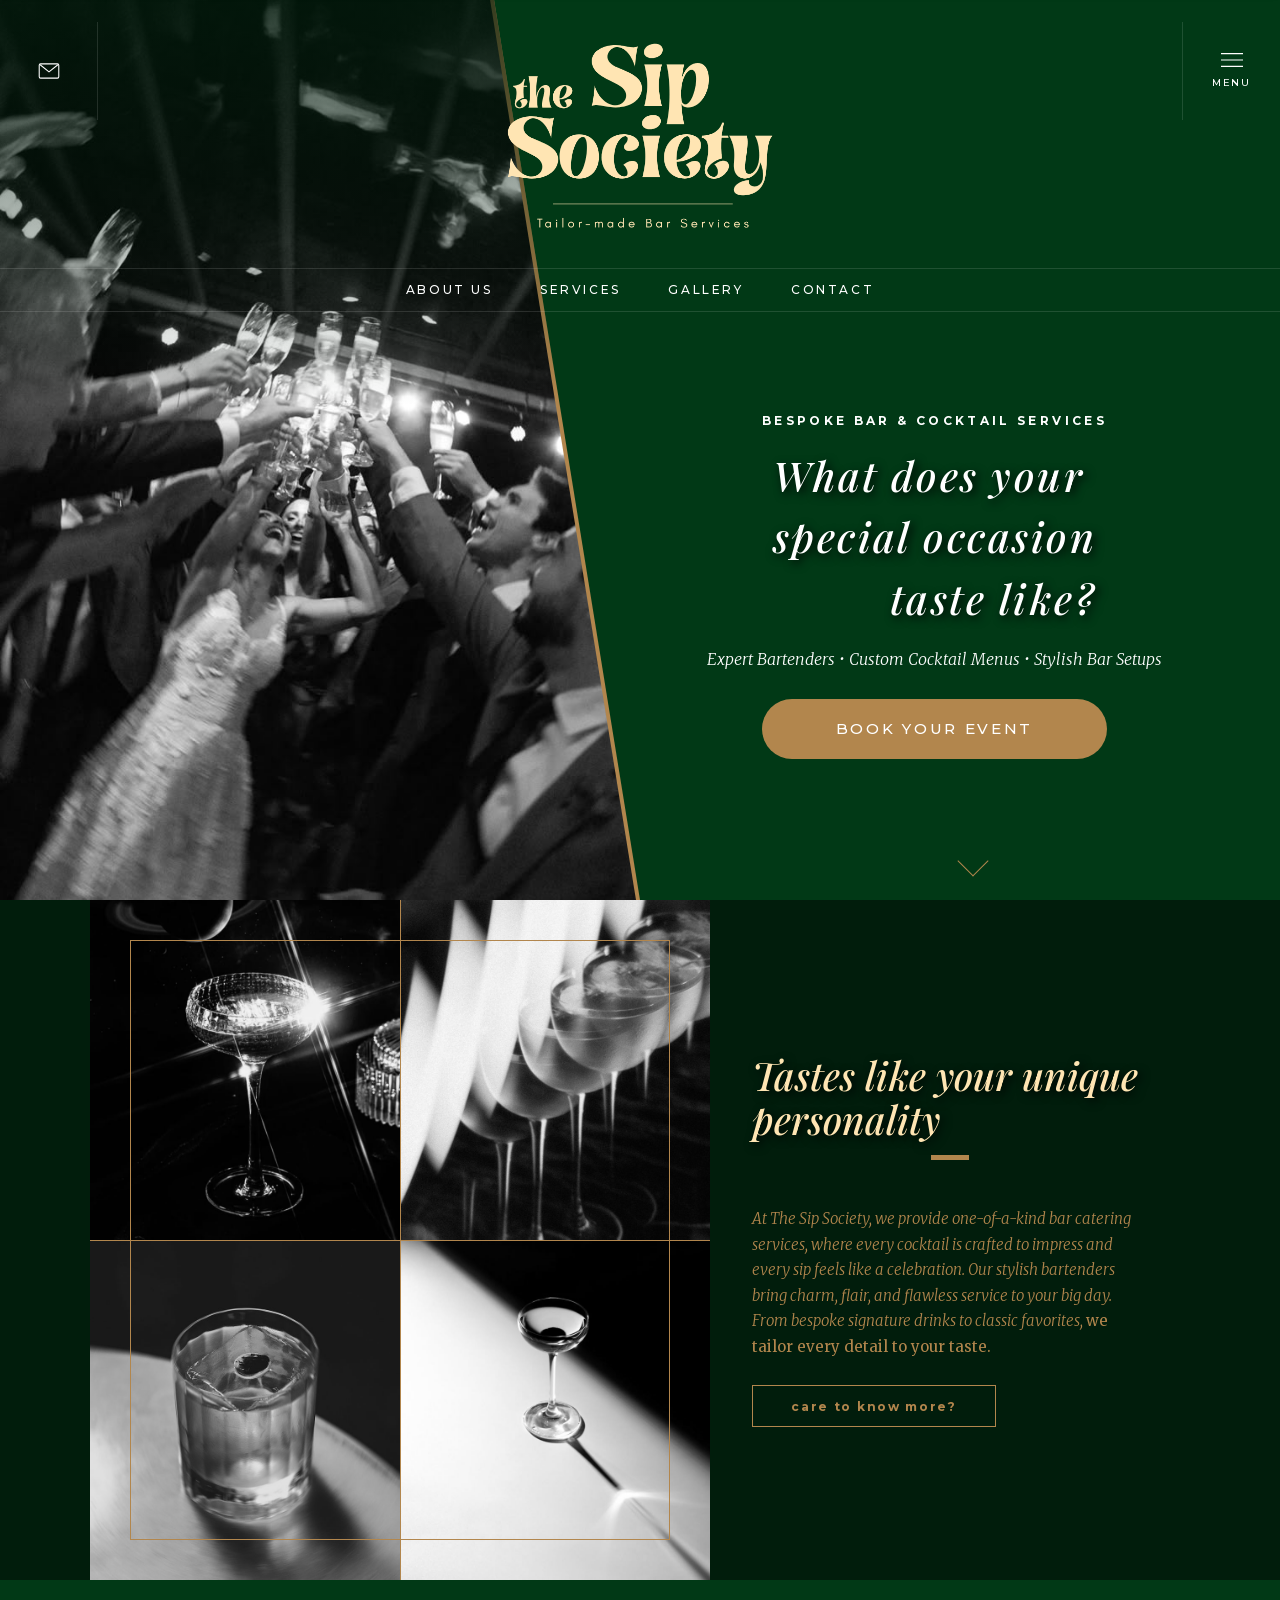
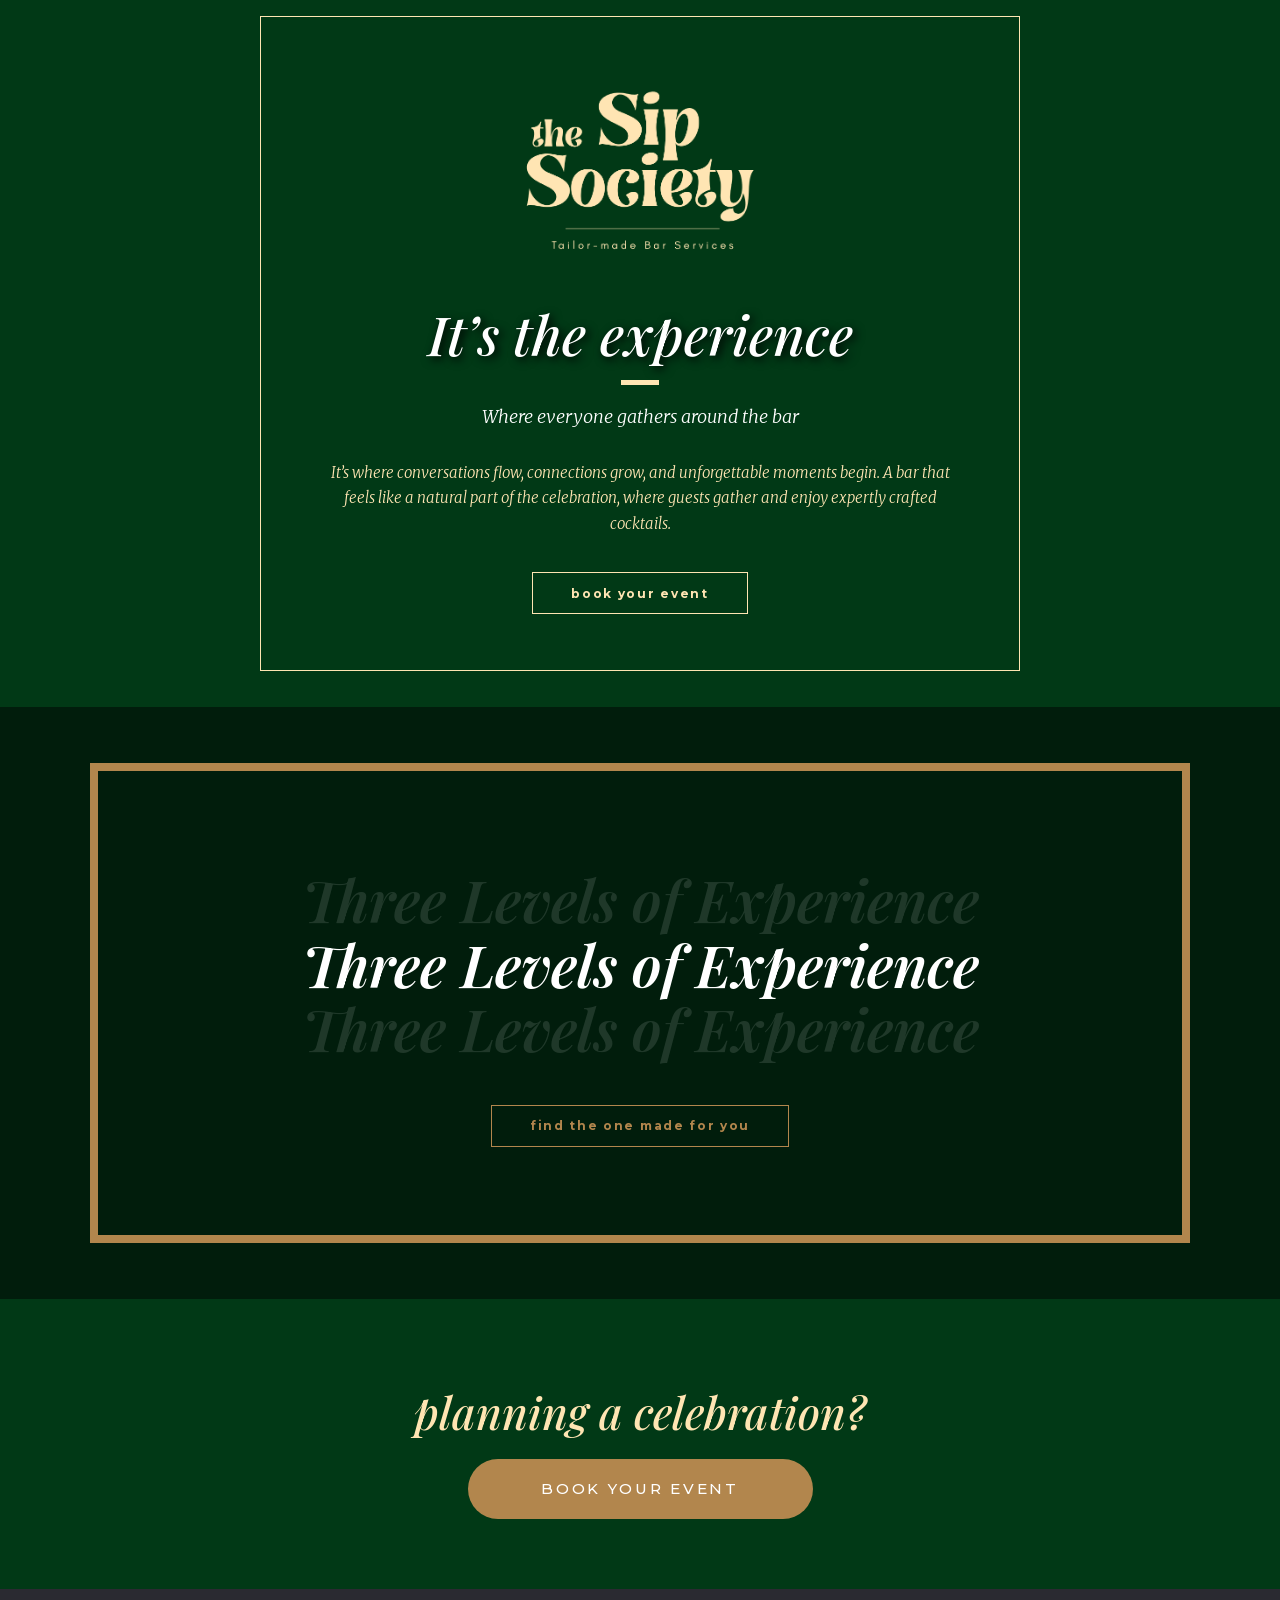
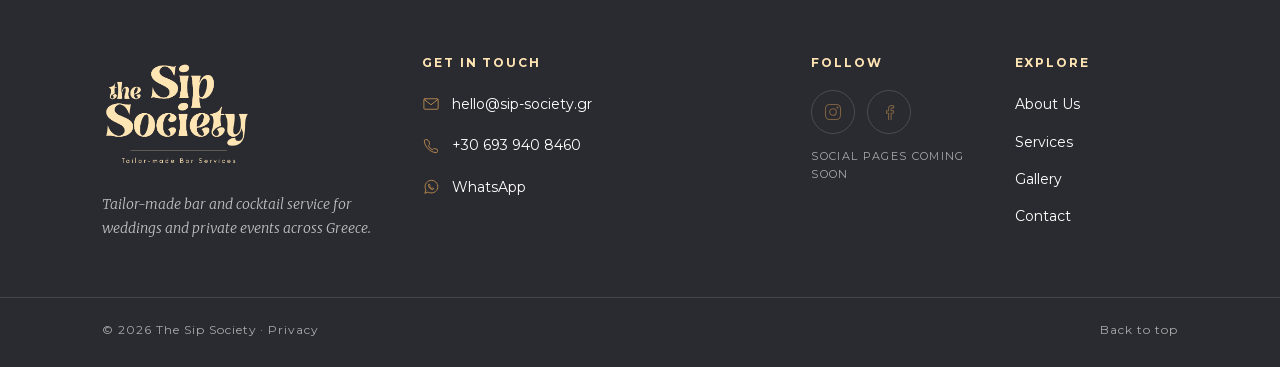
<file: public/index.html>
<!DOCTYPE html>
<html lang="en">
  <head>
    <meta charset="utf-8">
    <meta name="viewport" content="width=device-width, initial-scale=1">
    <title>Tailor-made Bar &amp; Cocktail Service — The Sip Society</title>
    <meta name="description" content="Tailor-made bar and cocktail service for weddings and private events. Bespoke menus, staffed bar, glassware and setup. Book your event with The Sip Society.">
    <meta name="theme-color" content="#b2864d">
    <link rel="icon" href="images/mark.svg" type="image/svg+xml">
    <link rel="stylesheet" href="css/fonts.css">
    <link rel="stylesheet" href="css/styles.css">
    <script type="application/ld+json">
    {
      "@context": "https://schema.org",
      "@type": "LocalBusiness",
      "name": "The Sip Society",
      "legalName": "Sip Society",
      "url": "https://sip-society.gr/",
      "image": "https://sip-society.gr/images/logo-word.png",
      "description": "Tailor-made bar and cocktail service for private events and weddings.",
      "email": "hello@sip-society.gr",
      "telephone": "+30 693 940 8460",
      "address": { "@type": "PostalAddress", "addressCountry": "GR" },
      "areaServed": { "@type": "Country", "name": "Greece" }
    }
    </script>
  </head>
  <body id="top" class="home">
    <a class="skip" href="#about">Skip to content</a>

    <header class="sticky-bar">
      <a class="sticky-brand" href="index.html">
        <img src="images/logo-ink.png" alt="The Sip Society" width="517" height="297">
      </a>
      <a class="sticky-cta" href="contact.html">Book your event</a>
      <button class="rail-btn rail-btn-bar" type="button" data-menu-toggle aria-expanded="false" aria-controls="site-menu">
        <svg viewBox="0 0 24 16" aria-hidden="true"><path d="M0 1h24M0 8h24M0 15h24" fill="none" stroke="currentColor" stroke-width="1.2"/></svg>
        <span>Menu</span>
      </button>
    </header>

    <div class="overlay-menu" id="site-menu" hidden>
      <div class="overlay-top">
        <a class="overlay-brand" href="index.html"><img src="images/logo-word.png" alt="The Sip Society" width="397" height="323"></a>
        <button class="rail-btn rail-btn-close" type="button" data-menu-toggle aria-label="Close menu">
          <svg viewBox="0 0 18 18" aria-hidden="true"><path d="M1 1l16 16M17 1L1 17" fill="none" stroke="currentColor" stroke-width="1.2"/></svg>
          <span>Close</span>
        </button>
      </div>
      <nav class="overlay-nav" aria-label="Menu">
        <a href="#about">About Us</a>
        <a href="services.html">Services</a>
        <a href="gallery.html">Gallery</a>
        <a href="contact.html">Contact</a>
      </nav>
    </div>

    <header class="hero hero-intro">
      <div class="hero-slant">
        <img src="images/brochure/welcome.jpg" alt="Guests raising champagne glasses in a toast" width="736" height="1104">
      </div>
      <div class="hero-chrome">
        <a class="rail-link" href="contact.html">
          <svg viewBox="0 0 24 18" aria-hidden="true"><rect x="1" y="1" width="22" height="16" rx="1.5" fill="none" stroke="currentColor" stroke-width="1.2"/><path d="M2 2l10 8L22 2" fill="none" stroke="currentColor" stroke-width="1.2"/></svg>
          <span class="visually-hidden">Contact</span>
        </a>
        <a class="wordmark" href="index.html">
          <img src="images/logo-word.png" alt="The Sip Society, tailor-made bar services" width="397" height="323">
        </a>
        <button class="rail-btn" type="button" data-menu-toggle aria-expanded="false" aria-controls="site-menu">
          <svg viewBox="0 0 24 16" aria-hidden="true"><path d="M0 1h24M0 8h24M0 15h24" fill="none" stroke="currentColor" stroke-width="1.2"/></svg>
          <span>Menu</span>
        </button>
        <nav class="hero-nav" aria-label="Pages">
          <a href="#about">About Us</a>
          <a href="services.html">Services</a>
          <a href="gallery.html">Gallery</a>
          <a href="contact.html">Contact</a>
        </nav>
      </div>
      <div class="hero-copy">
        <p class="hero-eyebrow">Bespoke bar &amp; cocktail services</p>
        <h1 class="hero-title">
          <span>What does your</span>
          <span>special occasion</span>
          <span>taste like?</span>
        </h1>
        <p class="hero-sub">Expert Bartenders &bullet; Custom Cocktail Menus &bullet; Stylish Bar Setups</p>
        <a class="pill hero-cta" href="contact.html">Book your event</a>
      </div>
      <a class="scroll-cue" href="#about">
        <span class="visually-hidden">Scroll</span>
      </a>
    </header>

    <main>
      <section class="split band band-plum" id="about" aria-labelledby="intro-title">
        <div class="split-photo">
          <div class="split-grid">
            <img src="images/brochure/intro-coupe-stars.jpg" alt="A cut-crystal coupe catching a starburst of light" width="736" height="1104">
            <img src="images/brochure/intro-coupes-row.jpg" alt="A row of coupes with a fennel garnish, blurred in motion" width="736" height="1104">
            <img src="images/brochure/intro-rocks.jpg" alt="A rocks glass over a large clear ice cube" width="736" height="920">
            <img src="images/brochure/intro-coupe-light.jpg" alt="A single coupe on a table, half in shadow" width="736" height="1104">
          </div>
        </div>
        <div class="split-copy">
          <h2 id="intro-title" class="dash">Tastes like your unique personality</h2>
          <p>
            At The Sip Society, we provide one-of-a-kind bar catering services, where every cocktail is crafted to impress and every sip feels like a celebration. Our stylish bartenders bring charm, flair, and flawless service to your big day. From bespoke signature drinks to classic favorites, <strong>we tailor every detail to your taste.</strong>
          </p>
          <a class="more" href="services.html">Care to know more?</a>
        </div>
      </section>

      <section class="vision band band-green" id="bar">
        <div class="vision-frame">
          <img class="vision-mark" src="images/logo-word.png" alt="" width="397" height="323">
          <h2 class="dash">It’s the experience</h2>
          <p class="vision-kicker">Where everyone gathers around the bar</p>
          <p>
            It’s where conversations flow, connections grow, and unforgettable moments begin. A bar that feels like a natural part of the celebration, where guests gather and enjoy expertly crafted cocktails.
          </p>
          <a class="more" href="contact.html">book your event</a>
        </div>
      </section>

      <section class="levels reveal band band-plum" aria-labelledby="levels-title">
        <div class="levels-frame">
          <div class="levels-stack">
            <span class="levels-echo" aria-hidden="true">Three Levels of Experience</span>
            <h2 id="levels-title">Three Levels of Experience</h2>
            <span class="levels-echo" aria-hidden="true">Three Levels of Experience</span>
          </div>
          <a class="more" href="services.html#formats-classic">find the one made for you</a>
        </div>
      </section>

    </main>

    <footer class="site-footer">
      <div class="footer-cta">
        <h2>planning a celebration?</h2>
        <a class="pill" href="contact.html">Book your event</a>
      </div>
      <div class="footer-main">
        <div class="footer-brand">
          <a href="index.html"><img src="images/logo-word.png" alt="The Sip Society" width="397" height="323" loading="lazy"></a>
          <p>Tailor-made bar and cocktail service for weddings and private events across Greece.</p>
        </div>
        <div class="footer-col">
          <h2 class="footer-label">Get in touch</h2>
          <ul class="footer-contact">
            <li><a href="mailto:hello@sip-society.gr"><svg viewBox="0 0 24 24" aria-hidden="true"><rect x="2.5" y="5" width="19" height="14" rx="1.5"/><path d="M3 6l9 7 9-7"/></svg><span>hello@sip-society.gr</span></a></li>
            <li><a href="tel:+306939408460"><svg viewBox="0 0 24 24" aria-hidden="true"><path d="M6.6 3.5h-2a1.5 1.5 0 0 0-1.5 1.6c.6 8.2 7.6 15.2 15.8 15.8a1.5 1.5 0 0 0 1.6-1.5v-2.2a1 1 0 0 0-.8-1l-3.5-.9a1 1 0 0 0-1 .3l-1.4 1.5a12 12 0 0 1-5.4-5.4l1.5-1.4a1 1 0 0 0 .3-1l-.9-3.5a1 1 0 0 0-1-.8z"/></svg><span>+30 693 940 8460</span></a></li>
            <li><a href="https://wa.me/306939408460" target="_blank" rel="noopener"><svg viewBox="0 0 24 24" aria-hidden="true"><path d="M4 20l1.3-4A8.5 8.5 0 1 1 8.4 19z"/><path d="M9.2 8.6c.3-.4.7-.4.9 0l.6 1.3c.1.3 0 .5-.2.7l-.4.4a5 5 0 0 0 2.9 2.9l.4-.4c.2-.2.4-.3.7-.2l1.3.6c.4.2.4.6 0 .9-.6.6-1.4.8-2.2.5a7.5 7.5 0 0 1-4.5-4.5c-.3-.8-.1-1.6.5-2.2z"/></svg><span>WhatsApp</span></a></li>
          </ul>
        </div>
        <div class="footer-col">
          <h2 class="footer-label">Follow</h2>
          <ul class="footer-social">
            <li><span class="social-soon" role="img" aria-label="Instagram (coming soon)"><svg viewBox="0 0 24 24" aria-hidden="true"><rect x="3" y="3" width="18" height="18" rx="5"/><circle cx="12" cy="12" r="4"/><circle cx="17.3" cy="6.7" r=".6"/></svg></span></li>
            <li><span class="social-soon" role="img" aria-label="Facebook (coming soon)"><svg viewBox="0 0 24 24" aria-hidden="true"><path d="M14.5 21v-7.5h2.6l.4-3h-3V8.6c0-.9.3-1.5 1.6-1.5h1.5V4.4a20 20 0 0 0-2.3-.1c-2.3 0-3.8 1.4-3.8 3.9v2.3H9v3h2.5V21"/></svg></span></li>
          </ul>
          <p class="footer-soon">Social pages coming soon</p>
        </div>
        <nav class="footer-col footer-nav" aria-label="Footer">
          <h2 class="footer-label">Explore</h2>
          <ul>
            <li><a href="#about">About Us</a></li>
            <li><a href="services.html">Services</a></li>
            <li><a href="gallery.html">Gallery</a></li>
            <li><a href="contact.html">Contact</a></li>
          </ul>
        </nav>
      </div>
      <div class="footer-meta">
        <p>&copy; <span id="year">2026</span> The Sip Society <span aria-hidden="true">&middot;</span> <a href="privacy.html">Privacy</a></p>
        <a href="#top">Back to top</a>
      </div>
    </footer>

    <script src="js/main.js"></script>
  </body>
</html>
</file>
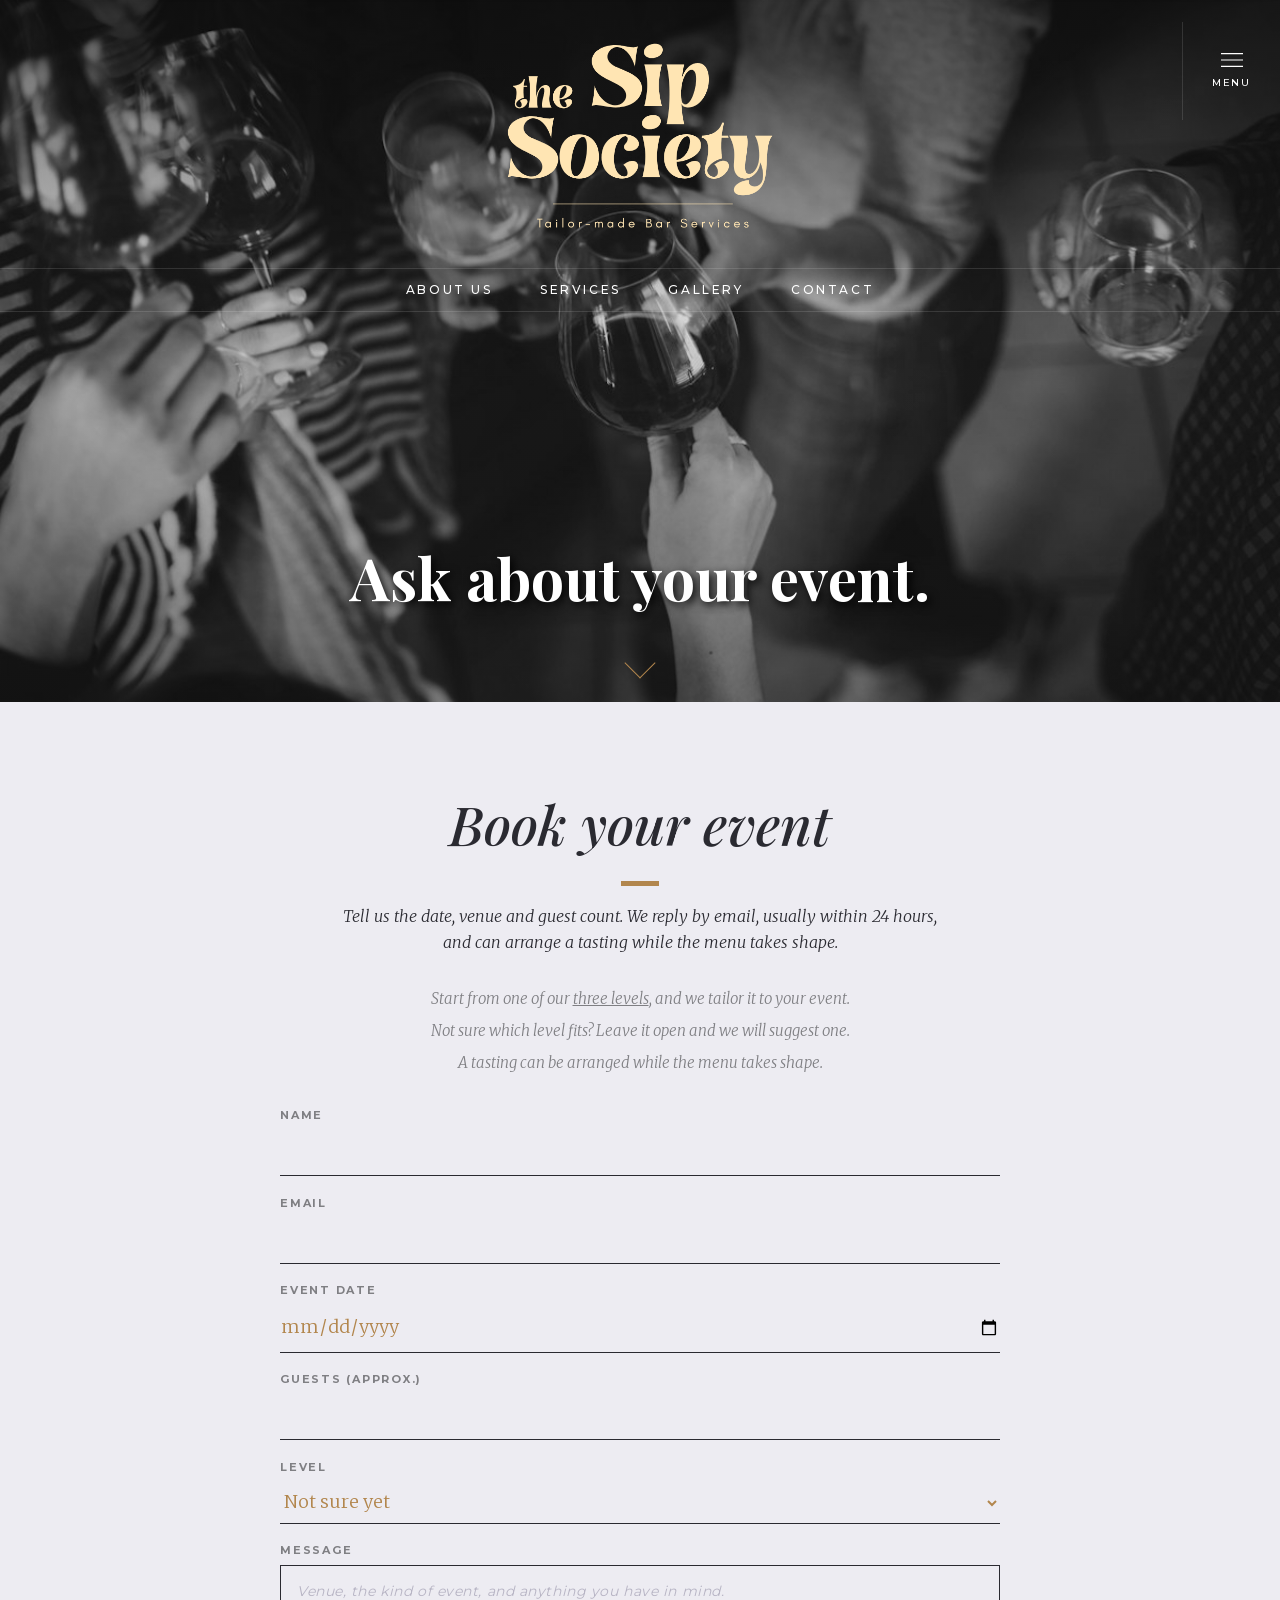
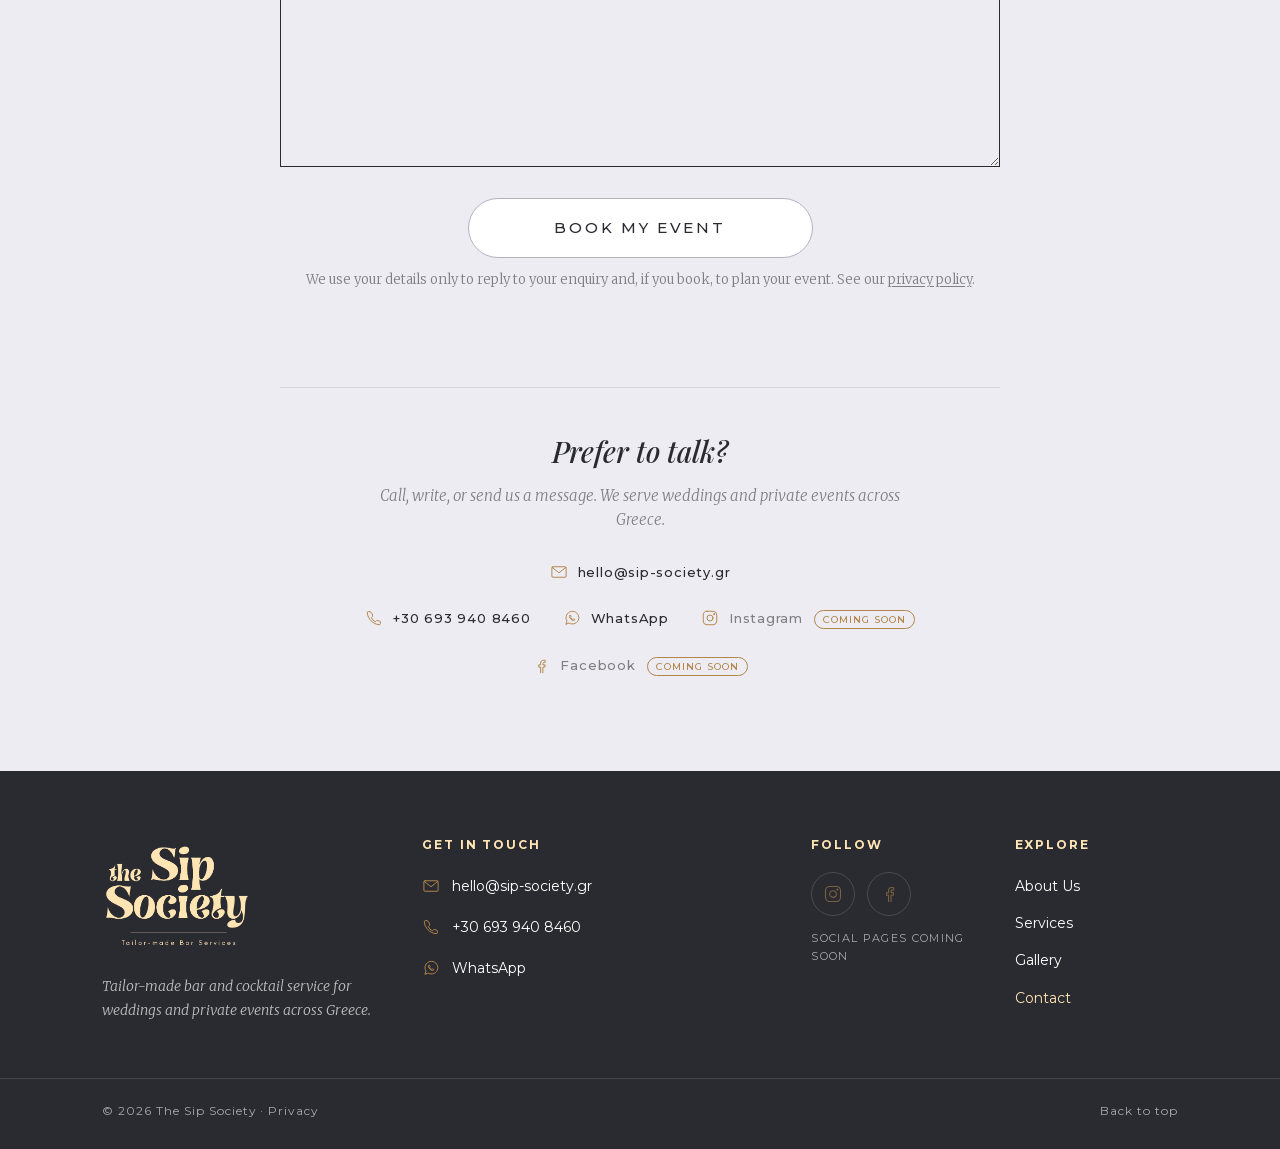
<file: public/contact.html>
<!DOCTYPE html>
<html lang="en">
  <head>
    <meta charset="utf-8">
    <meta name="viewport" content="width=device-width, initial-scale=1">
    <title>Contact — The Sip Society</title>
    <meta name="description" content="Ask The Sip Society about your wedding or event. Send the date, venue and guest count and we reply by email, usually within 24 hours.">
    <meta name="theme-color" content="#b2864d">
    <link rel="icon" href="images/mark.svg" type="image/svg+xml">
    <link rel="stylesheet" href="css/fonts.css">
    <link rel="stylesheet" href="css/styles.css">
    <script type="application/ld+json">
    {
      "@context": "https://schema.org",
      "@type": "LocalBusiness",
      "name": "The Sip Society",
      "legalName": "Sip Society",
      "url": "https://sip-society.gr/",
      "image": "https://sip-society.gr/images/logo-word.png",
      "description": "Tailor-made bar and cocktail service for weddings and private events.",
      "email": "hello@sip-society.gr",
      "telephone": "+30 693 940 8460",
      "address": { "@type": "PostalAddress", "addressCountry": "GR" },
      "areaServed": { "@type": "Country", "name": "Greece" }
    }
    </script>
  </head>
  <body id="top">
    <a class="skip" href="#contact">Skip to the form</a>

    <header class="sticky-bar">
      <a class="sticky-brand" href="index.html">
        <img src="images/logo-ink.png" alt="The Sip Society" width="517" height="297">
      </a>
      <button class="rail-btn rail-btn-bar" type="button" data-menu-toggle aria-expanded="false" aria-controls="site-menu">
        <svg viewBox="0 0 24 16" aria-hidden="true"><path d="M0 1h24M0 8h24M0 15h24" fill="none" stroke="currentColor" stroke-width="1.2"/></svg>
        <span>Menu</span>
      </button>
    </header>

    <div class="overlay-menu" id="site-menu" hidden>
      <div class="overlay-top">
        <a class="overlay-brand" href="index.html"><img src="images/logo-word.png" alt="The Sip Society" width="397" height="323"></a>
        <button class="rail-btn rail-btn-close" type="button" data-menu-toggle aria-label="Close menu">
          <svg viewBox="0 0 18 18" aria-hidden="true"><path d="M1 1l16 16M17 1L1 17" fill="none" stroke="currentColor" stroke-width="1.2"/></svg>
          <span>Close</span>
        </button>
      </div>
      <nav class="overlay-nav" aria-label="Menu">
        <a href="index.html#about">About Us</a>
        <a href="services.html">Services</a>
        <a href="gallery.html">Gallery</a>
        <a href="contact.html" aria-current="page">Contact</a>
      </nav>
    </div>

    <header class="hero hero-short">
      <div class="hero-photo hero-photo-contact" role="img" aria-label="Sample photograph of guests raising glasses"></div>
      <div class="hero-chrome">
        <a class="wordmark" href="index.html">
          <img src="images/logo-word.png" alt="The Sip Society, tailor-made bar services" width="397" height="323">
        </a>
        <button class="rail-btn" type="button" data-menu-toggle aria-expanded="false" aria-controls="site-menu">
          <svg viewBox="0 0 24 16" aria-hidden="true"><path d="M0 1h24M0 8h24M0 15h24" fill="none" stroke="currentColor" stroke-width="1.2"/></svg>
          <span>Menu</span>
        </button>
        <nav class="hero-nav" aria-label="Pages">
          <a href="index.html#about">About Us</a>
          <a href="services.html">Services</a>
          <a href="gallery.html">Gallery</a>
          <a href="contact.html" aria-current="page">Contact</a>
        </nav>
      </div>
      <h1 class="hero-title">Ask about your event.</h1>
      <a class="scroll-cue" href="#contact">
        <span class="visually-hidden">Scroll</span>
      </a>
    </header>

    <main>
      <section class="contact-band" id="contact">
        <div class="contact-inner">
          <h2 class="dash">Book your event</h2>
          <p class="contact-lead">
            Tell us the date, venue and guest count. We reply by email, usually within 24 hours, and can arrange a tasting while the menu takes shape.
          </p>
          <ul class="contact-notes">
            <li>Start from one of our <a href="services.html#formats-classic">three levels</a>, and we tailor it to your event.</li>
            <li>Not sure which level fits? Leave it open and we will suggest one.</li>
            <li>A tasting can be arranged while the menu takes shape.</li>
          </ul>
          <form class="contact-form" id="contact-form" action="https://api.web3forms.com/submit" method="POST" novalidate>
            <input type="hidden" name="access_key" value="aaf60021-49c6-46b3-924b-5795cc60d198">
            <input type="hidden" name="subject" value="The Sip Society event enquiry">
            <input class="hp" type="checkbox" name="botcheck" tabindex="-1" autocomplete="off" aria-hidden="true">
            <label>
              Name
              <input type="text" name="name" autocomplete="name" required maxlength="120">
            </label>
            <label>
              Email
              <input type="email" name="email" autocomplete="email" required maxlength="180">
            </label>
            <label>
              Event date
              <input type="date" name="event_date">
            </label>
            <label>
              Guests (approx.)
              <input type="number" name="guests" min="1" max="2000" inputmode="numeric">
            </label>
            <label>
              Level
              <select name="format">
                <option value="">Not sure yet</option>
                <option value="Premium">The Premium</option>
                <option value="Classy">The Classy</option>
                <option value="Essential">The Essential</option>
              </select>
            </label>
            <label>
              Message
              <textarea name="message" rows="6" required maxlength="4000" placeholder="Venue, the kind of event, and anything you have in mind."></textarea>
            </label>
            <button class="pill pill-quiet" type="submit">Book my event</button>
            <p class="form-privacy">We use your details only to reply to your enquiry and, if you book, to plan your event. See our <a href="privacy.html">privacy policy</a>.</p>
            <p class="form-status" id="form-status" role="status"></p>
          </form>
          <div class="contact-direct">
            <h3>Prefer to talk?</h3>
            <p>Call, write, or send us a message. We serve weddings and private events across Greece.</p>
            <ul class="contact-links">
              <li class="contact-email"><a href="mailto:hello@sip-society.gr"><svg viewBox="0 0 24 24" aria-hidden="true"><rect x="2.5" y="5" width="19" height="14" rx="1.5"/><path d="M3 6l9 7 9-7"/></svg><span>hello@sip-society.gr</span></a></li>
              <li><a href="tel:+306939408460"><svg viewBox="0 0 24 24" aria-hidden="true"><path d="M6.6 3.5h-2a1.5 1.5 0 0 0-1.5 1.6c.6 8.2 7.6 15.2 15.8 15.8a1.5 1.5 0 0 0 1.6-1.5v-2.2a1 1 0 0 0-.8-1l-3.5-.9a1 1 0 0 0-1 .3l-1.4 1.5a12 12 0 0 1-5.4-5.4l1.5-1.4a1 1 0 0 0 .3-1l-.9-3.5a1 1 0 0 0-1-.8z"/></svg><span>+30 693 940 8460</span></a></li>
              <li><a href="https://wa.me/306939408460" target="_blank" rel="noopener"><svg viewBox="0 0 24 24" aria-hidden="true"><path d="M4 20l1.3-4A8.5 8.5 0 1 1 8.4 19z"/><path d="M9.2 8.6c.3-.4.7-.4.9 0l.6 1.3c.1.3 0 .5-.2.7l-.4.4a5 5 0 0 0 2.9 2.9l.4-.4c.2-.2.4-.3.7-.2l1.3.6c.4.2.4.6 0 .9-.6.6-1.4.8-2.2.5a7.5 7.5 0 0 1-4.5-4.5c-.3-.8-.1-1.6.5-2.2z"/></svg><span>WhatsApp</span></a></li>
              <li><span class="contact-soon"><svg viewBox="0 0 24 24" aria-hidden="true"><rect x="3" y="3" width="18" height="18" rx="5"/><circle cx="12" cy="12" r="4"/><circle cx="17.3" cy="6.7" r=".6"/></svg><span>Instagram <em class="soon">coming soon</em></span></span></li>
              <li><span class="contact-soon"><svg viewBox="0 0 24 24" aria-hidden="true"><path d="M14.5 21v-7.5h2.6l.4-3h-3V8.6c0-.9.3-1.5 1.6-1.5h1.5V4.4a20 20 0 0 0-2.3-.1c-2.3 0-3.8 1.4-3.8 3.9v2.3H9v3h2.5V21"/></svg><span>Facebook <em class="soon">coming soon</em></span></span></li>
            </ul>
          </div>
        </div>
      </section>
    </main>

    <footer class="site-footer">
      <div class="footer-main">
        <div class="footer-brand">
          <a href="index.html"><img src="images/logo-word.png" alt="The Sip Society" width="397" height="323" loading="lazy"></a>
          <p>Tailor-made bar and cocktail service for weddings and private events across Greece.</p>
        </div>
        <div class="footer-col">
          <h2 class="footer-label">Get in touch</h2>
          <ul class="footer-contact">
            <li><a href="mailto:hello@sip-society.gr"><svg viewBox="0 0 24 24" aria-hidden="true"><rect x="2.5" y="5" width="19" height="14" rx="1.5"/><path d="M3 6l9 7 9-7"/></svg><span>hello@sip-society.gr</span></a></li>
            <li><a href="tel:+306939408460"><svg viewBox="0 0 24 24" aria-hidden="true"><path d="M6.6 3.5h-2a1.5 1.5 0 0 0-1.5 1.6c.6 8.2 7.6 15.2 15.8 15.8a1.5 1.5 0 0 0 1.6-1.5v-2.2a1 1 0 0 0-.8-1l-3.5-.9a1 1 0 0 0-1 .3l-1.4 1.5a12 12 0 0 1-5.4-5.4l1.5-1.4a1 1 0 0 0 .3-1l-.9-3.5a1 1 0 0 0-1-.8z"/></svg><span>+30 693 940 8460</span></a></li>
            <li><a href="https://wa.me/306939408460" target="_blank" rel="noopener"><svg viewBox="0 0 24 24" aria-hidden="true"><path d="M4 20l1.3-4A8.5 8.5 0 1 1 8.4 19z"/><path d="M9.2 8.6c.3-.4.7-.4.9 0l.6 1.3c.1.3 0 .5-.2.7l-.4.4a5 5 0 0 0 2.9 2.9l.4-.4c.2-.2.4-.3.7-.2l1.3.6c.4.2.4.6 0 .9-.6.6-1.4.8-2.2.5a7.5 7.5 0 0 1-4.5-4.5c-.3-.8-.1-1.6.5-2.2z"/></svg><span>WhatsApp</span></a></li>
          </ul>
        </div>
        <div class="footer-col">
          <h2 class="footer-label">Follow</h2>
          <ul class="footer-social">
            <li><span class="social-soon" role="img" aria-label="Instagram (coming soon)"><svg viewBox="0 0 24 24" aria-hidden="true"><rect x="3" y="3" width="18" height="18" rx="5"/><circle cx="12" cy="12" r="4"/><circle cx="17.3" cy="6.7" r=".6"/></svg></span></li>
            <li><span class="social-soon" role="img" aria-label="Facebook (coming soon)"><svg viewBox="0 0 24 24" aria-hidden="true"><path d="M14.5 21v-7.5h2.6l.4-3h-3V8.6c0-.9.3-1.5 1.6-1.5h1.5V4.4a20 20 0 0 0-2.3-.1c-2.3 0-3.8 1.4-3.8 3.9v2.3H9v3h2.5V21"/></svg></span></li>
          </ul>
          <p class="footer-soon">Social pages coming soon</p>
        </div>
        <nav class="footer-col footer-nav" aria-label="Footer">
          <h2 class="footer-label">Explore</h2>
          <ul>
            <li><a href="index.html#about">About Us</a></li>
            <li><a href="services.html">Services</a></li>
            <li><a href="gallery.html">Gallery</a></li>
            <li><a href="contact.html" aria-current="page">Contact</a></li>
          </ul>
        </nav>
      </div>
      <div class="footer-meta">
        <p>&copy; <span id="year">2026</span> The Sip Society <span aria-hidden="true">&middot;</span> <a href="privacy.html">Privacy</a></p>
        <a href="#top">Back to top</a>
      </div>
    </footer>

    <script src="js/main.js"></script>
  </body>
</html>
</file>
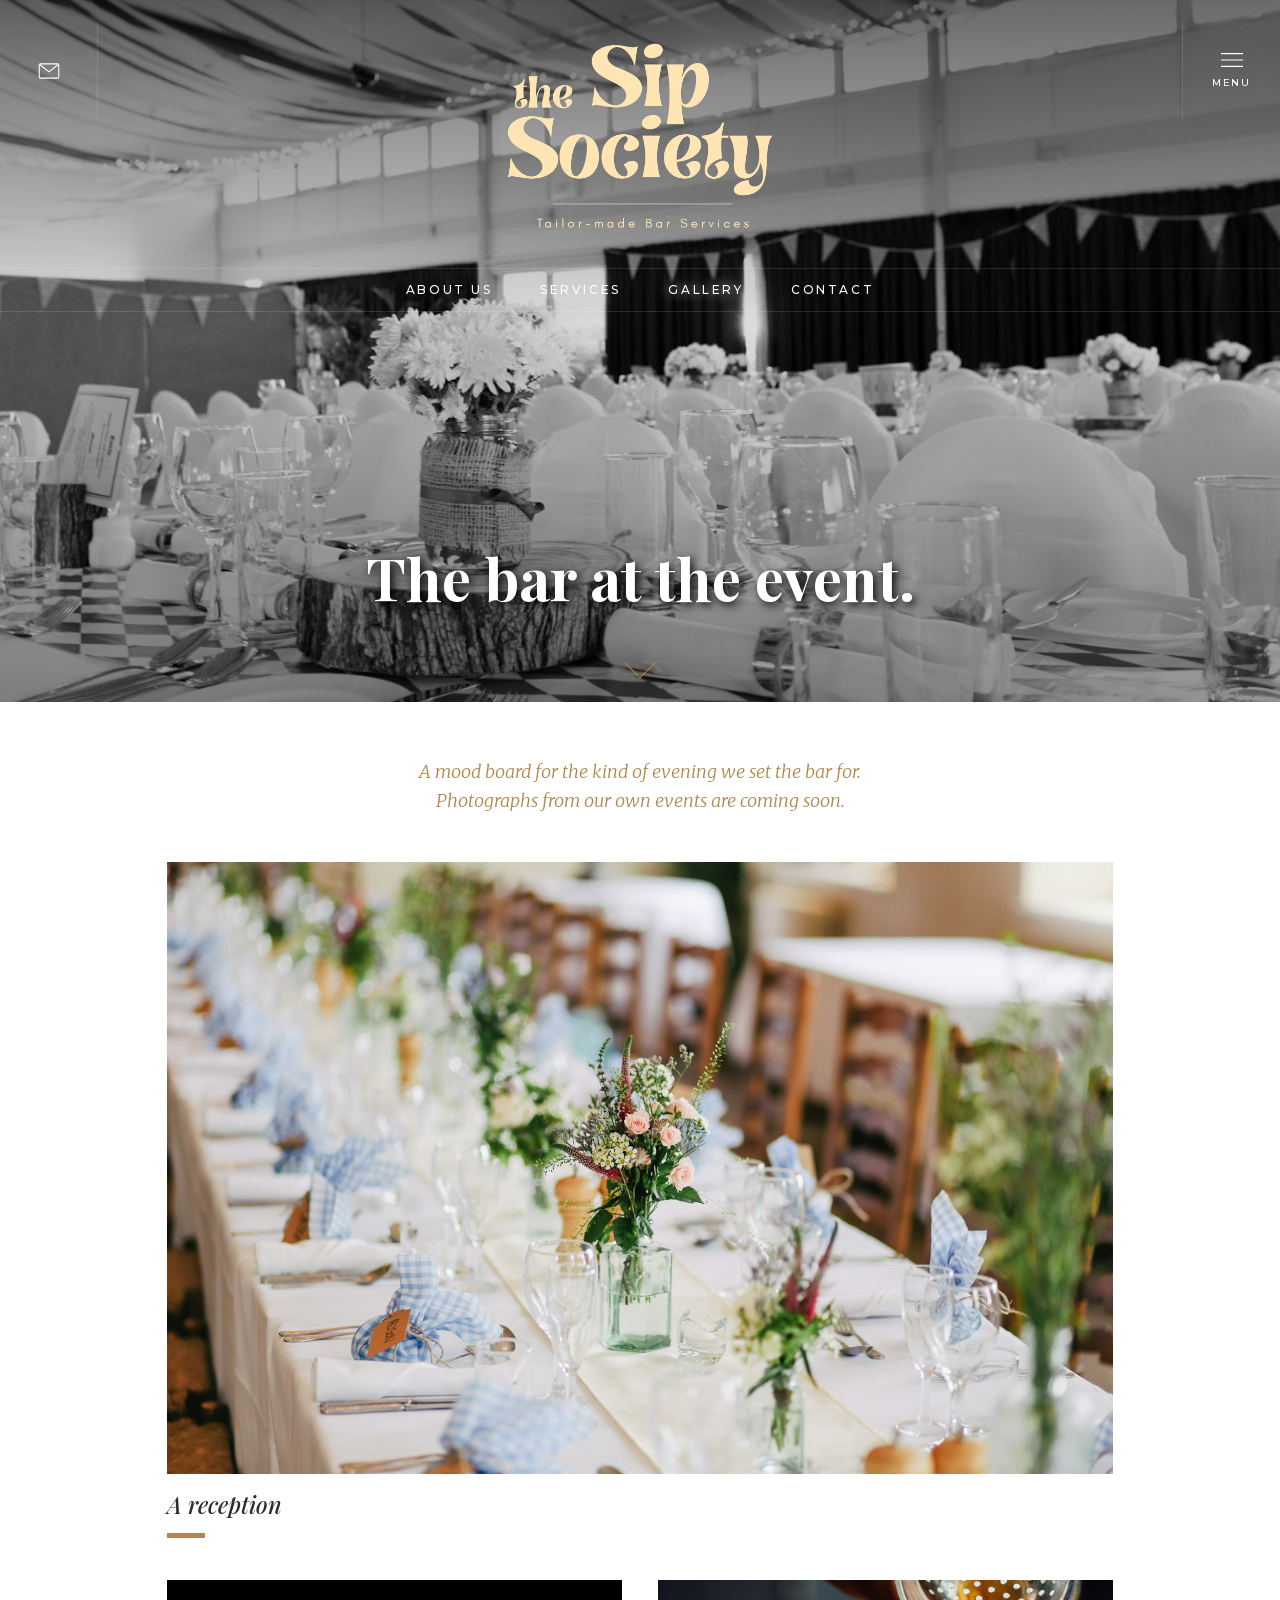
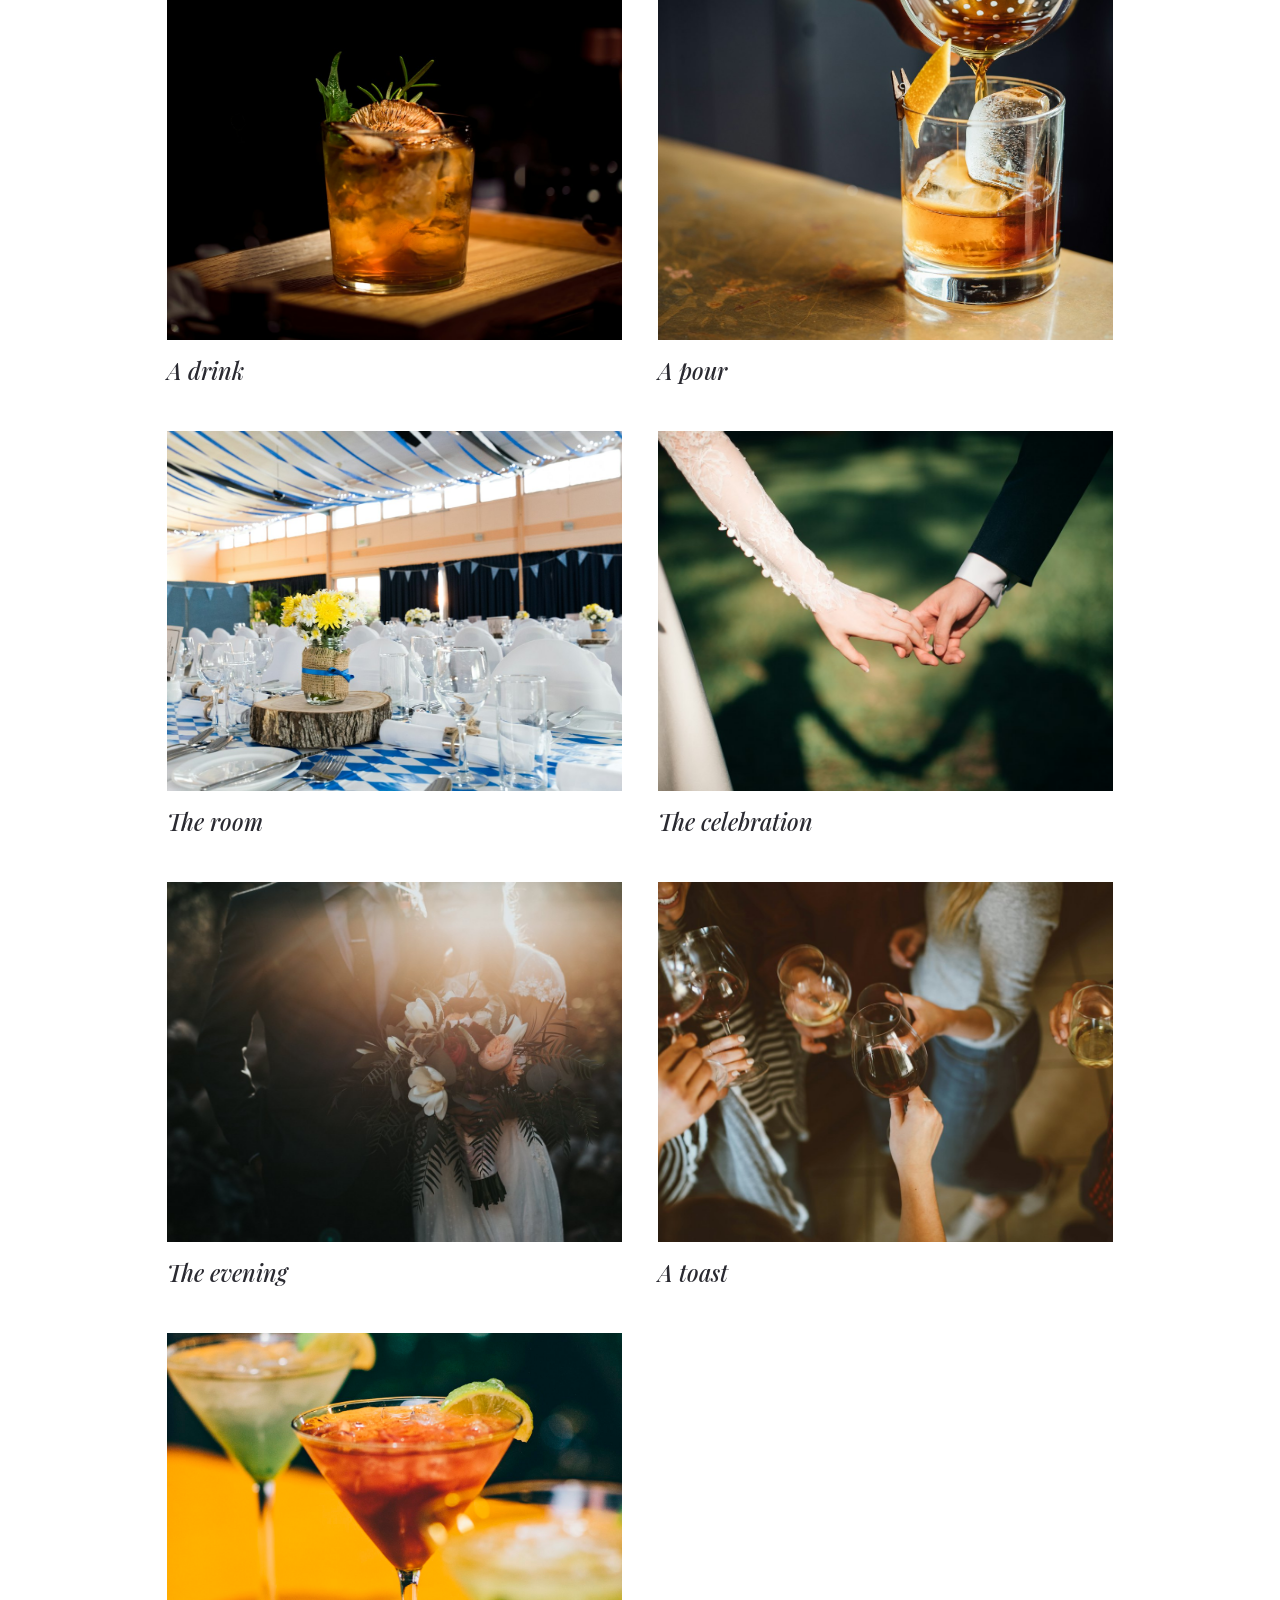
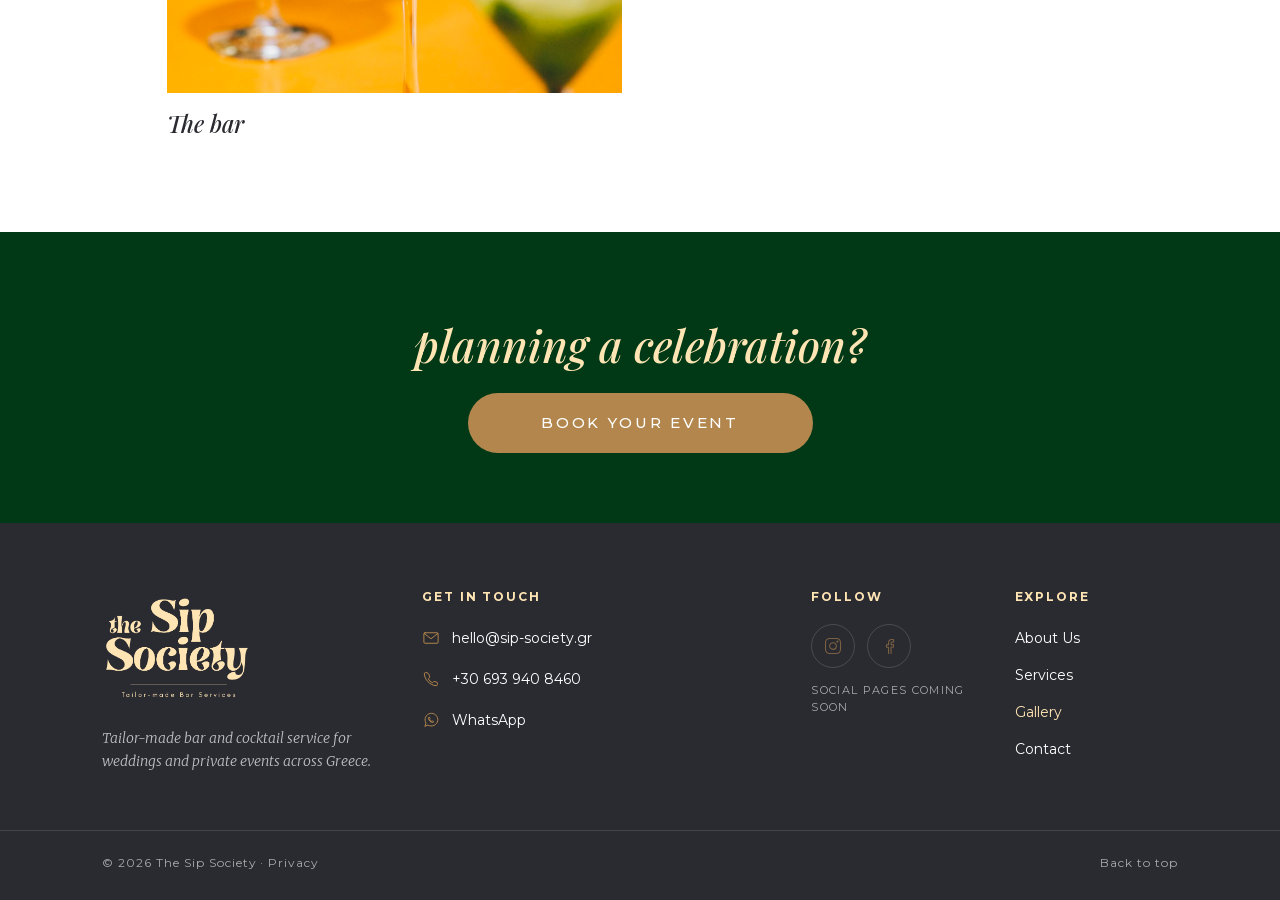
<file: public/gallery.html>
<!DOCTYPE html>
<html lang="en">
  <head>
    <meta charset="utf-8">
    <meta name="viewport" content="width=device-width, initial-scale=1">
    <title>Gallery — The Sip Society</title>
    <meta name="description" content="Sample photographs showing the kind of bar The Sip Society sets for weddings and events.">
    <meta name="theme-color" content="#b2864d">
    <link rel="icon" href="images/mark.svg" type="image/svg+xml">
    <link rel="stylesheet" href="css/fonts.css">
    <link rel="stylesheet" href="css/styles.css">
  </head>
  <body id="top">
    <a class="skip" href="#gallery">Skip to gallery</a>

    <header class="sticky-bar">
      <a class="sticky-brand" href="index.html">
        <img src="images/logo-ink.png" alt="The Sip Society" width="517" height="297">
      </a>
      <button class="rail-btn rail-btn-bar" type="button" data-menu-toggle aria-expanded="false" aria-controls="site-menu">
        <svg viewBox="0 0 24 16" aria-hidden="true"><path d="M0 1h24M0 8h24M0 15h24" fill="none" stroke="currentColor" stroke-width="1.2"/></svg>
        <span>Menu</span>
      </button>
    </header>

    <div class="overlay-menu" id="site-menu" hidden>
      <div class="overlay-top">
        <a class="overlay-brand" href="index.html"><img src="images/logo-word.png" alt="The Sip Society" width="397" height="323"></a>
        <button class="rail-btn rail-btn-close" type="button" data-menu-toggle aria-label="Close menu">
          <svg viewBox="0 0 18 18" aria-hidden="true"><path d="M1 1l16 16M17 1L1 17" fill="none" stroke="currentColor" stroke-width="1.2"/></svg>
          <span>Close</span>
        </button>
      </div>
      <nav class="overlay-nav" aria-label="Menu">
        <a href="index.html#about">About Us</a>
        <a href="services.html">Services</a>
        <a href="gallery.html" aria-current="page">Gallery</a>
        <a href="contact.html">Contact</a>
      </nav>
    </div>

    <header class="hero hero-short">
      <div class="hero-photo hero-photo-gallery" role="img" aria-label="Sample photograph of an evening celebration"></div>
      <div class="hero-chrome">
        <a class="rail-link" href="contact.html">
          <svg viewBox="0 0 24 18" aria-hidden="true"><rect x="1" y="1" width="22" height="16" rx="1.5" fill="none" stroke="currentColor" stroke-width="1.2"/><path d="M2 2l10 8L22 2" fill="none" stroke="currentColor" stroke-width="1.2"/></svg>
          <span class="visually-hidden">Contact</span>
        </a>
        <a class="wordmark" href="index.html">
          <img src="images/logo-word.png" alt="The Sip Society, tailor-made bar services" width="397" height="323">
        </a>
        <button class="rail-btn" type="button" data-menu-toggle aria-expanded="false" aria-controls="site-menu">
          <svg viewBox="0 0 24 16" aria-hidden="true"><path d="M0 1h24M0 8h24M0 15h24" fill="none" stroke="currentColor" stroke-width="1.2"/></svg>
          <span>Menu</span>
        </button>
        <nav class="hero-nav" aria-label="Pages">
          <a href="index.html#about">About Us</a>
          <a href="services.html">Services</a>
          <a href="gallery.html" aria-current="page">Gallery</a>
          <a href="contact.html">Contact</a>
        </nav>
      </div>
      <h1 class="hero-title">The bar at the event.</h1>
      <a class="scroll-cue" href="#gallery">
        <span class="visually-hidden">Scroll</span>
      </a>
    </header>

    <main id="gallery">
      <section class="gallery-intro">
        <p>
          A mood board for the kind of evening we set the bar for. Photographs from our own events are coming soon.
        </p>
      </section>

      <ul class="gallery">
        <li>
          <figure>
            <img src="images/samples/hero.jpg" alt="Sample photograph of a wedding reception" width="1800" height="1200">
            <figcaption class="dash">A reception</figcaption>
          </figure>
        </li>
        <li>
          <figure>
            <img src="images/samples/pour.jpg" alt="Sample photograph of a finished cocktail" width="1400" height="933">
            <figcaption>A drink</figcaption>
          </figure>
        </li>
        <li>
          <figure>
            <img src="images/samples/glasses.jpg" alt="Sample photograph of a drink being poured" width="1400" height="935">
            <figcaption>A pour</figcaption>
          </figure>
        </li>
        <li>
          <figure>
            <img src="images/samples/reception.jpg" alt="Sample photograph of reception lighting" width="1400" height="935">
            <figcaption>The room</figcaption>
          </figure>
        </li>
        <li>
          <figure>
            <img src="images/samples/toast.jpg" alt="Sample photograph of a couple at a wedding" width="1200" height="800">
            <figcaption>The celebration</figcaption>
          </figure>
        </li>
        <li>
          <figure>
            <img src="images/samples/couple.jpg" alt="Sample photograph of a celebrating couple" width="1200" height="800">
            <figcaption>The evening</figcaption>
          </figure>
        </li>
        <li>
          <figure>
            <img src="images/samples/evening.jpg" alt="Sample photograph of guests raising glasses" width="1200" height="800">
            <figcaption>A toast</figcaption>
          </figure>
        </li>
        <li>
          <figure>
            <img src="images/samples/bar.jpg" alt="Sample photograph of cocktails lined along a bar" width="1200" height="1800">
            <figcaption>The bar</figcaption>
          </figure>
        </li>
      </ul>
    </main>

    <footer class="site-footer">
      <div class="footer-cta">
        <h2>planning a celebration?</h2>
        <a class="pill" href="contact.html">Book your event</a>
      </div>
      <div class="footer-main">
        <div class="footer-brand">
          <a href="index.html"><img src="images/logo-word.png" alt="The Sip Society" width="397" height="323" loading="lazy"></a>
          <p>Tailor-made bar and cocktail service for weddings and private events across Greece.</p>
        </div>
        <div class="footer-col">
          <h2 class="footer-label">Get in touch</h2>
          <ul class="footer-contact">
            <li><a href="mailto:hello@sip-society.gr"><svg viewBox="0 0 24 24" aria-hidden="true"><rect x="2.5" y="5" width="19" height="14" rx="1.5"/><path d="M3 6l9 7 9-7"/></svg><span>hello@sip-society.gr</span></a></li>
            <li><a href="tel:+306939408460"><svg viewBox="0 0 24 24" aria-hidden="true"><path d="M6.6 3.5h-2a1.5 1.5 0 0 0-1.5 1.6c.6 8.2 7.6 15.2 15.8 15.8a1.5 1.5 0 0 0 1.6-1.5v-2.2a1 1 0 0 0-.8-1l-3.5-.9a1 1 0 0 0-1 .3l-1.4 1.5a12 12 0 0 1-5.4-5.4l1.5-1.4a1 1 0 0 0 .3-1l-.9-3.5a1 1 0 0 0-1-.8z"/></svg><span>+30 693 940 8460</span></a></li>
            <li><a href="https://wa.me/306939408460" target="_blank" rel="noopener"><svg viewBox="0 0 24 24" aria-hidden="true"><path d="M4 20l1.3-4A8.5 8.5 0 1 1 8.4 19z"/><path d="M9.2 8.6c.3-.4.7-.4.9 0l.6 1.3c.1.3 0 .5-.2.7l-.4.4a5 5 0 0 0 2.9 2.9l.4-.4c.2-.2.4-.3.7-.2l1.3.6c.4.2.4.6 0 .9-.6.6-1.4.8-2.2.5a7.5 7.5 0 0 1-4.5-4.5c-.3-.8-.1-1.6.5-2.2z"/></svg><span>WhatsApp</span></a></li>
          </ul>
        </div>
        <div class="footer-col">
          <h2 class="footer-label">Follow</h2>
          <ul class="footer-social">
            <li><span class="social-soon" role="img" aria-label="Instagram (coming soon)"><svg viewBox="0 0 24 24" aria-hidden="true"><rect x="3" y="3" width="18" height="18" rx="5"/><circle cx="12" cy="12" r="4"/><circle cx="17.3" cy="6.7" r=".6"/></svg></span></li>
            <li><span class="social-soon" role="img" aria-label="Facebook (coming soon)"><svg viewBox="0 0 24 24" aria-hidden="true"><path d="M14.5 21v-7.5h2.6l.4-3h-3V8.6c0-.9.3-1.5 1.6-1.5h1.5V4.4a20 20 0 0 0-2.3-.1c-2.3 0-3.8 1.4-3.8 3.9v2.3H9v3h2.5V21"/></svg></span></li>
          </ul>
          <p class="footer-soon">Social pages coming soon</p>
        </div>
        <nav class="footer-col footer-nav" aria-label="Footer">
          <h2 class="footer-label">Explore</h2>
          <ul>
            <li><a href="index.html#about">About Us</a></li>
            <li><a href="services.html">Services</a></li>
            <li><a href="gallery.html" aria-current="page">Gallery</a></li>
            <li><a href="contact.html">Contact</a></li>
          </ul>
        </nav>
      </div>
      <div class="footer-meta">
        <p>&copy; <span id="year">2026</span> The Sip Society <span aria-hidden="true">&middot;</span> <a href="privacy.html">Privacy</a></p>
        <a href="#top">Back to top</a>
      </div>
    </footer>

    <script src="js/main.js"></script>
  </body>
</html>
</file>
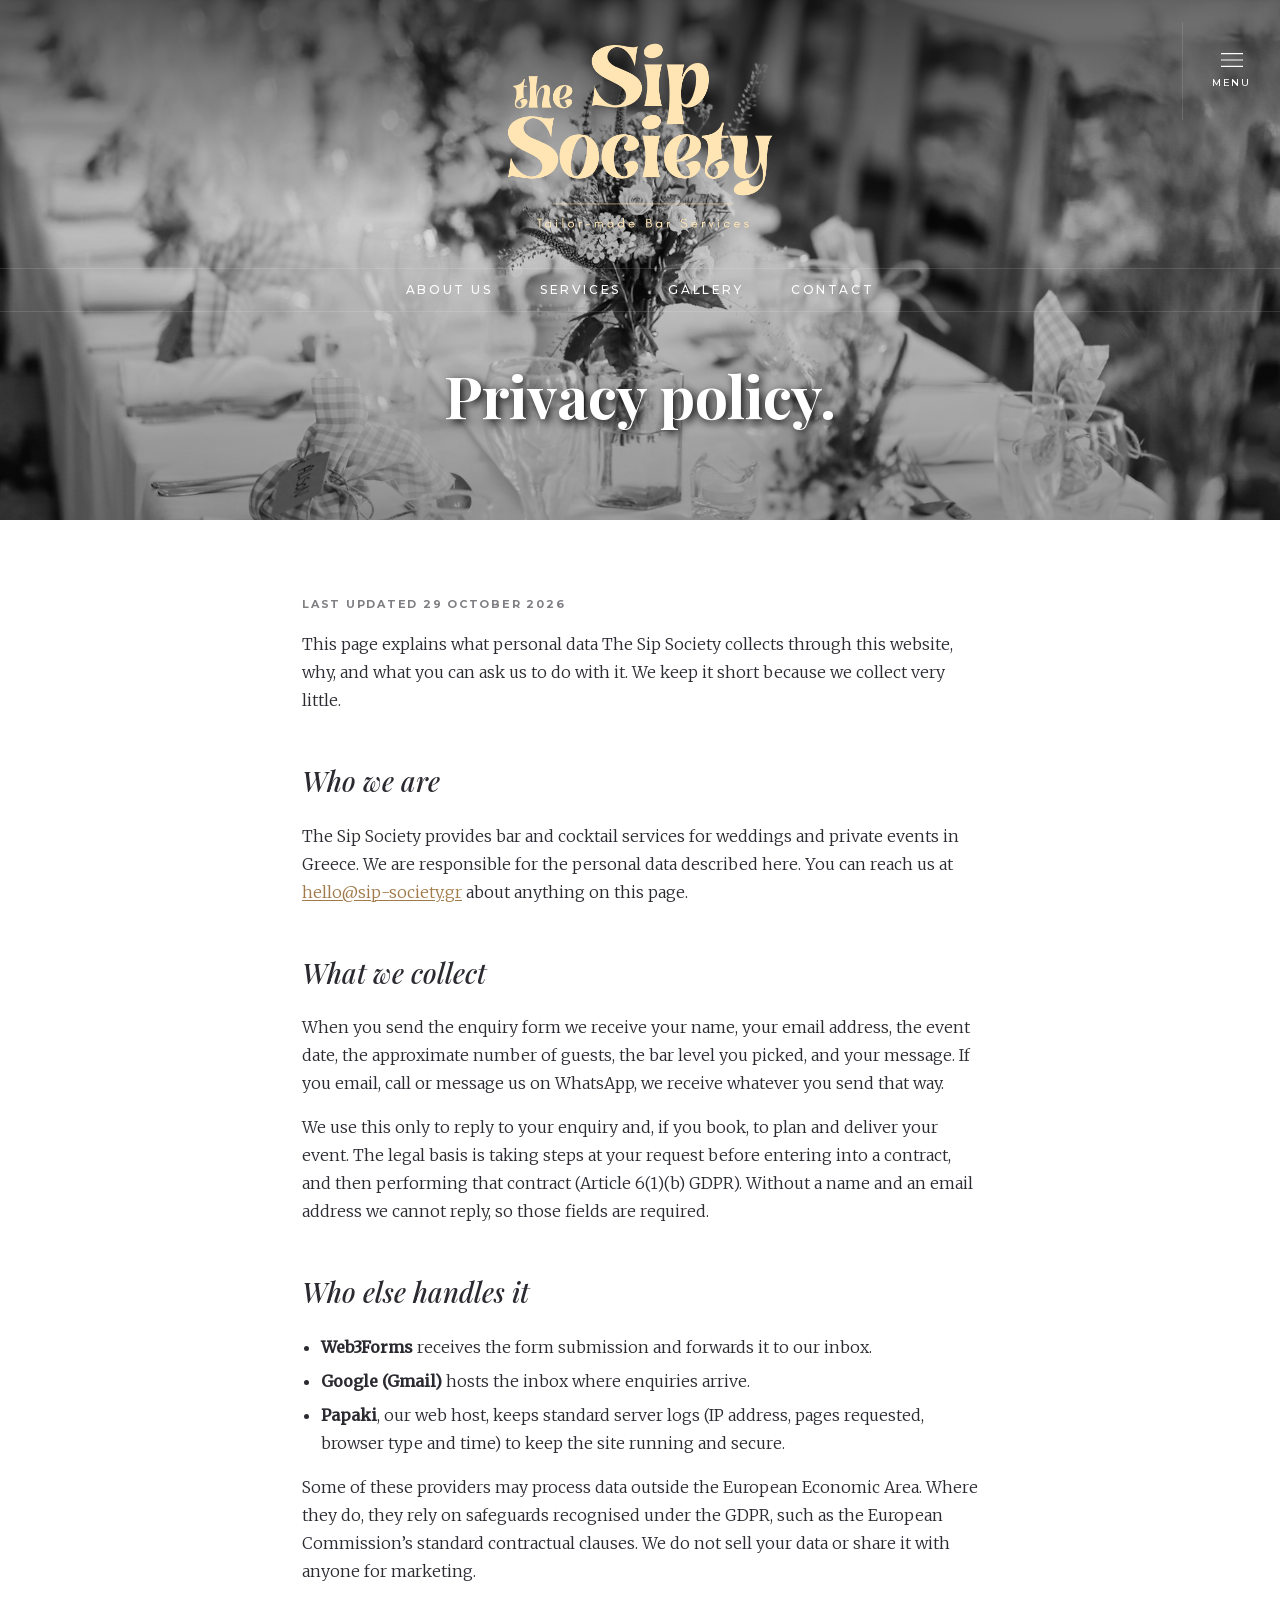
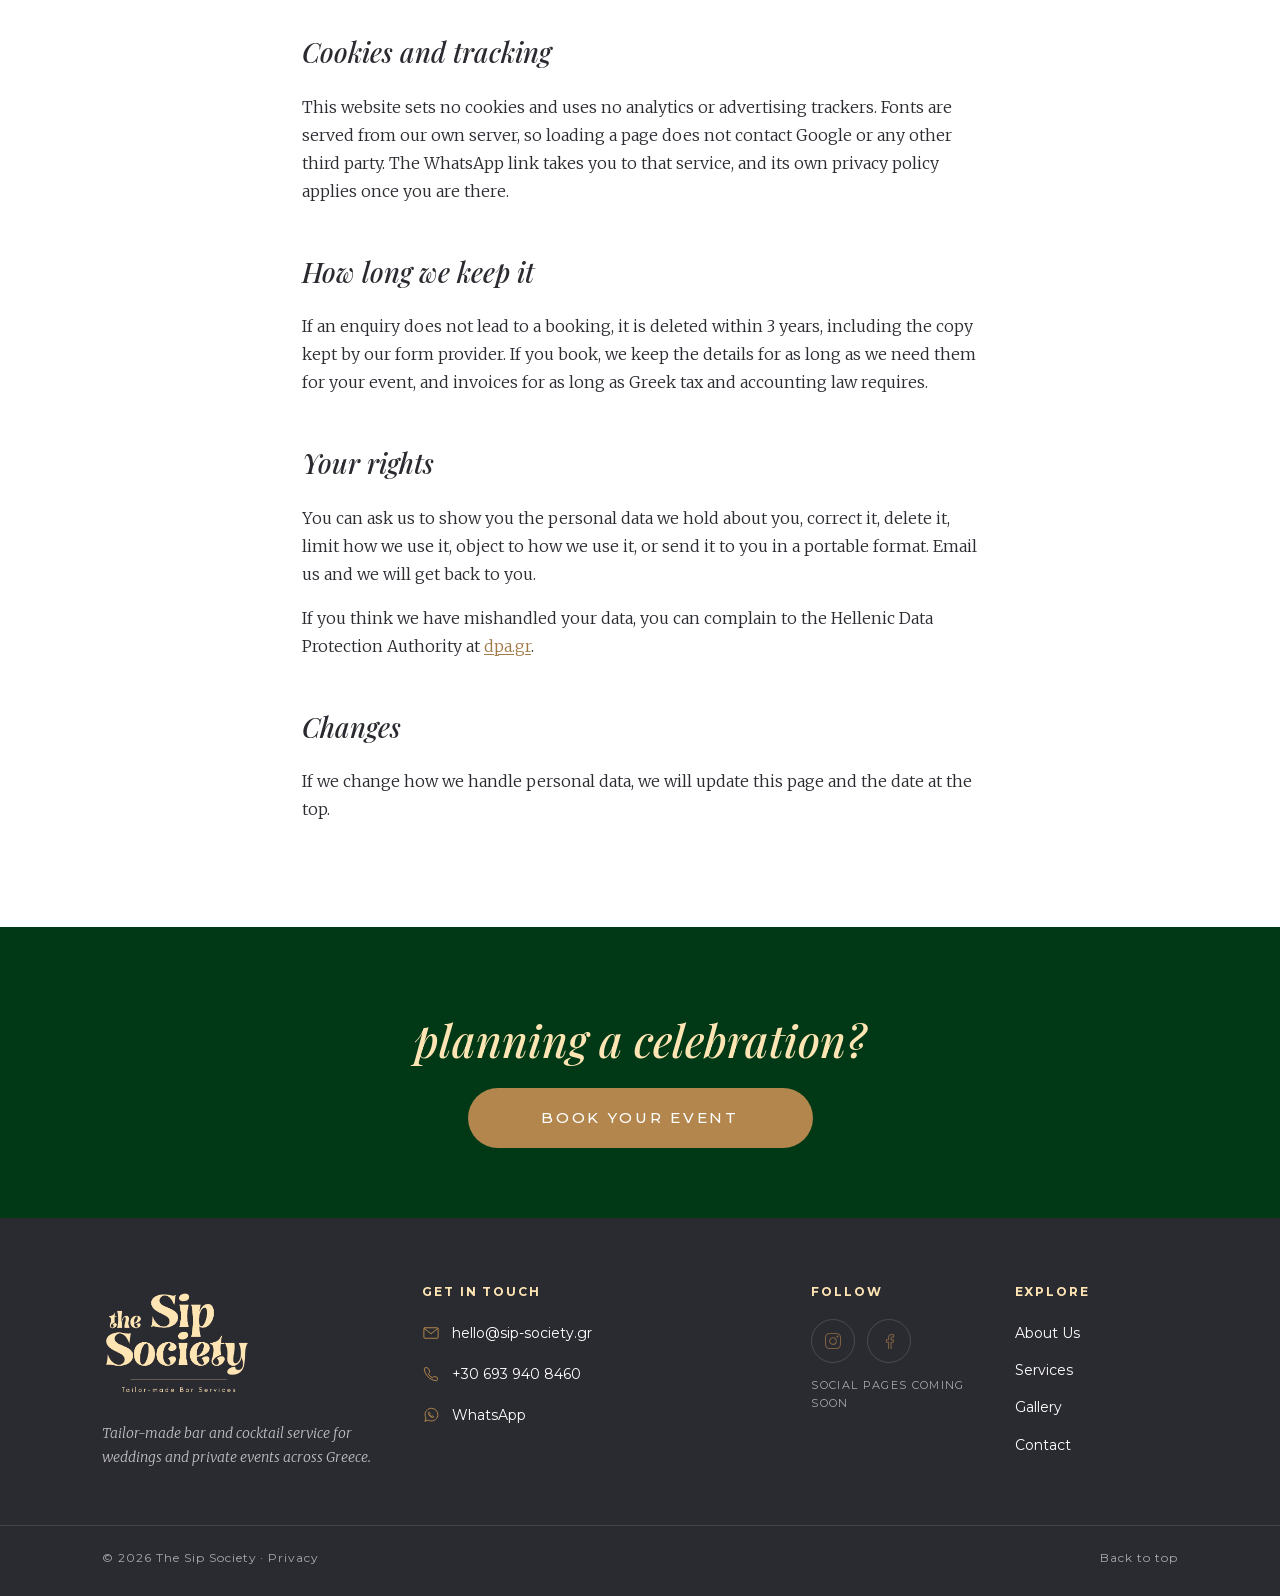
<file: public/privacy.html>
<!DOCTYPE html>
<html lang="en">
  <head>
    <meta charset="utf-8">
    <meta name="viewport" content="width=device-width, initial-scale=1">
    <title>Privacy policy — The Sip Society</title>
    <meta name="description" content="How The Sip Society handles the personal data sent through this website, and the rights you have over it.">
    <meta name="theme-color" content="#b2864d">
    <link rel="icon" href="images/mark.svg" type="image/svg+xml">
    <link rel="stylesheet" href="css/fonts.css">
    <link rel="stylesheet" href="css/styles.css">
  </head>
  <body id="top">
    <a class="skip" href="#privacy">Skip to policy</a>

    <header class="sticky-bar">
      <a class="sticky-brand" href="index.html">
        <img src="images/logo-ink.png" alt="The Sip Society" width="517" height="297">
      </a>
      <button class="rail-btn rail-btn-bar" type="button" data-menu-toggle aria-expanded="false" aria-controls="site-menu">
        <svg viewBox="0 0 24 16" aria-hidden="true"><path d="M0 1h24M0 8h24M0 15h24" fill="none" stroke="currentColor" stroke-width="1.2"/></svg>
        <span>Menu</span>
      </button>
    </header>

    <div class="overlay-menu" id="site-menu" hidden>
      <div class="overlay-top">
        <a class="overlay-brand" href="index.html"><img src="images/logo-word.png" alt="The Sip Society" width="397" height="323"></a>
        <button class="rail-btn rail-btn-close" type="button" data-menu-toggle aria-label="Close menu">
          <svg viewBox="0 0 18 18" aria-hidden="true"><path d="M1 1l16 16M17 1L1 17" fill="none" stroke="currentColor" stroke-width="1.2"/></svg>
          <span>Close</span>
        </button>
      </div>
      <nav class="overlay-nav" aria-label="Menu">
        <a href="index.html#about">About Us</a>
        <a href="services.html">Services</a>
        <a href="gallery.html">Gallery</a>
        <a href="contact.html">Contact</a>
      </nav>
    </div>

    <header class="hero hero-legal">
      <div class="hero-photo" role="img" aria-label="Sample photograph of a wedding reception"></div>
      <div class="hero-chrome">
        <a class="wordmark" href="index.html">
          <img src="images/logo-word.png" alt="The Sip Society, tailor-made bar services" width="397" height="323">
        </a>
        <button class="rail-btn" type="button" data-menu-toggle aria-expanded="false" aria-controls="site-menu">
          <svg viewBox="0 0 24 16" aria-hidden="true"><path d="M0 1h24M0 8h24M0 15h24" fill="none" stroke="currentColor" stroke-width="1.2"/></svg>
          <span>Menu</span>
        </button>
        <nav class="hero-nav" aria-label="Pages">
          <a href="index.html#about">About Us</a>
          <a href="services.html">Services</a>
          <a href="gallery.html">Gallery</a>
          <a href="contact.html">Contact</a>
        </nav>
      </div>
      <h1 class="hero-title">Privacy policy.</h1>
    </header>

    <main id="privacy" class="legal">
      <p class="legal-updated">Last updated 29 October 2026</p>

      <p>
        This page explains what personal data The Sip Society collects through this website, why, and what you can ask us to do with it. We keep it short because we collect very little.
      </p>

      <h2>Who we are</h2>
      <p>
        The Sip Society provides bar and cocktail services for weddings and private events in Greece. We are responsible for the personal data described here. You can reach us at <a href="mailto:hello@sip-society.gr">hello@sip-society.gr</a> about anything on this page.
      </p>

      <h2>What we collect</h2>
      <p>
        When you send the enquiry form we receive your name, your email address, the event date, the approximate number of guests, the bar level you picked, and your message. If you email, call or message us on WhatsApp, we receive whatever you send that way.
      </p>
      <p>
        We use this only to reply to your enquiry and, if you book, to plan and deliver your event. The legal basis is taking steps at your request before entering into a contract, and then performing that contract (Article 6(1)(b) GDPR). Without a name and an email address we cannot reply, so those fields are required.
      </p>

      <h2>Who else handles it</h2>
      <ul>
        <!-- TODO: confirm where Web3Forms processes data and whether it offers a data processing agreement -->
        <li><strong>Web3Forms</strong> receives the form submission and forwards it to our inbox.</li>
        <!-- TODO: a free Gmail account may not come with a data processing agreement the way Google Workspace does; check, or move enquiries to a business inbox -->
        <li><strong>Google (Gmail)</strong> hosts the inbox where enquiries arrive.</li>
        <li><strong>Papaki</strong>, our web host, keeps standard server logs (IP address, pages requested, browser type and time) to keep the site running and secure.</li>
      </ul>
      <p>
        Some of these providers may process data outside the European Economic Area. Where they do, they rely on safeguards recognised under the GDPR, such as the European Commission’s standard contractual clauses. We do not sell your data or share it with anyone for marketing.
      </p>

      <h2>Cookies and tracking</h2>
      <p>
        This website sets no cookies and uses no analytics or advertising trackers. Fonts are served from our own server, so loading a page does not contact Google or any other third party. The WhatsApp link takes you to that service, and its own privacy policy applies once you are there.
      </p>

      <h2>How long we keep it</h2>
      <p>
        If an enquiry does not lead to a booking, it is deleted within 3 years, including the copy kept by our form provider. If you book, we keep the details for as long as we need them for your event, and invoices for as long as Greek tax and accounting law requires.
      </p>

      <h2>Your rights</h2>
      <p>
        You can ask us to show you the personal data we hold about you, correct it, delete it, limit how we use it, object to how we use it, or send it to you in a portable format. Email us and we will get back to you.
      </p>
      <p>
        If you think we have mishandled your data, you can complain to the Hellenic Data Protection Authority at <a href="https://www.dpa.gr" target="_blank" rel="noopener">dpa.gr</a>.
      </p>

      <h2>Changes</h2>
      <p>
        If we change how we handle personal data, we will update this page and the date at the top.
      </p>
    </main>

    <footer class="site-footer">
      <div class="footer-cta">
        <h2>planning a celebration?</h2>
        <a class="pill" href="contact.html">Book your event</a>
      </div>
      <div class="footer-main">
        <div class="footer-brand">
          <a href="index.html"><img src="images/logo-word.png" alt="The Sip Society" width="397" height="323" loading="lazy"></a>
          <p>Tailor-made bar and cocktail service for weddings and private events across Greece.</p>
        </div>
        <div class="footer-col">
          <h2 class="footer-label">Get in touch</h2>
          <ul class="footer-contact">
            <li><a href="mailto:hello@sip-society.gr"><svg viewBox="0 0 24 24" aria-hidden="true"><rect x="2.5" y="5" width="19" height="14" rx="1.5"/><path d="M3 6l9 7 9-7"/></svg><span>hello@sip-society.gr</span></a></li>
            <li><a href="tel:+306939408460"><svg viewBox="0 0 24 24" aria-hidden="true"><path d="M6.6 3.5h-2a1.5 1.5 0 0 0-1.5 1.6c.6 8.2 7.6 15.2 15.8 15.8a1.5 1.5 0 0 0 1.6-1.5v-2.2a1 1 0 0 0-.8-1l-3.5-.9a1 1 0 0 0-1 .3l-1.4 1.5a12 12 0 0 1-5.4-5.4l1.5-1.4a1 1 0 0 0 .3-1l-.9-3.5a1 1 0 0 0-1-.8z"/></svg><span>+30 693 940 8460</span></a></li>
            <li><a href="https://wa.me/306939408460" target="_blank" rel="noopener"><svg viewBox="0 0 24 24" aria-hidden="true"><path d="M4 20l1.3-4A8.5 8.5 0 1 1 8.4 19z"/><path d="M9.2 8.6c.3-.4.7-.4.9 0l.6 1.3c.1.3 0 .5-.2.7l-.4.4a5 5 0 0 0 2.9 2.9l.4-.4c.2-.2.4-.3.7-.2l1.3.6c.4.2.4.6 0 .9-.6.6-1.4.8-2.2.5a7.5 7.5 0 0 1-4.5-4.5c-.3-.8-.1-1.6.5-2.2z"/></svg><span>WhatsApp</span></a></li>
          </ul>
        </div>
        <div class="footer-col">
          <h2 class="footer-label">Follow</h2>
          <ul class="footer-social">
            <li><span class="social-soon" role="img" aria-label="Instagram (coming soon)"><svg viewBox="0 0 24 24" aria-hidden="true"><rect x="3" y="3" width="18" height="18" rx="5"/><circle cx="12" cy="12" r="4"/><circle cx="17.3" cy="6.7" r=".6"/></svg></span></li>
            <li><span class="social-soon" role="img" aria-label="Facebook (coming soon)"><svg viewBox="0 0 24 24" aria-hidden="true"><path d="M14.5 21v-7.5h2.6l.4-3h-3V8.6c0-.9.3-1.5 1.6-1.5h1.5V4.4a20 20 0 0 0-2.3-.1c-2.3 0-3.8 1.4-3.8 3.9v2.3H9v3h2.5V21"/></svg></span></li>
          </ul>
          <p class="footer-soon">Social pages coming soon</p>
        </div>
        <nav class="footer-col footer-nav" aria-label="Footer">
          <h2 class="footer-label">Explore</h2>
          <ul>
            <li><a href="index.html#about">About Us</a></li>
            <li><a href="services.html">Services</a></li>
            <li><a href="gallery.html">Gallery</a></li>
            <li><a href="contact.html">Contact</a></li>
          </ul>
        </nav>
      </div>
      <div class="footer-meta">
        <p>&copy; <span id="year">2026</span> The Sip Society <span aria-hidden="true">&middot;</span> <a href="privacy.html" aria-current="page">Privacy</a></p>
        <a href="#top">Back to top</a>
      </div>
    </footer>

    <script src="js/main.js"></script>
  </body>
</html>
</file>
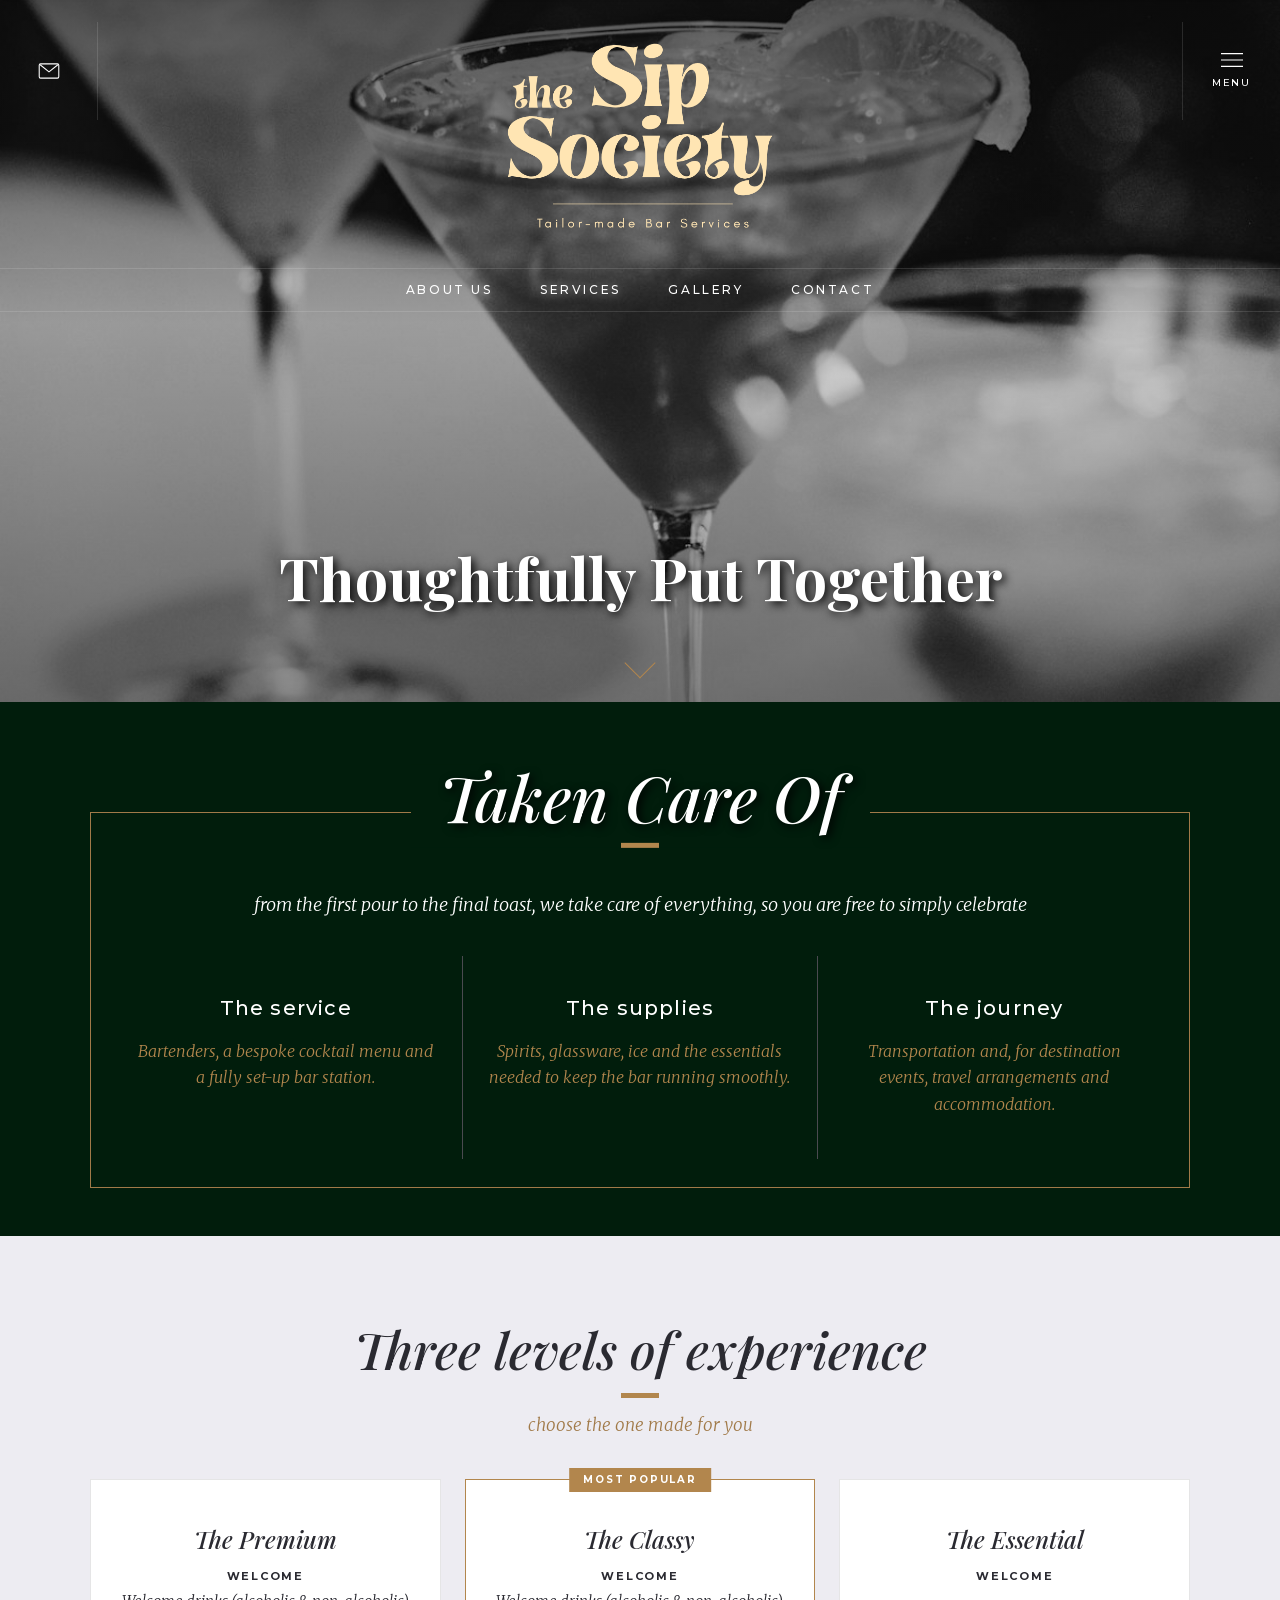
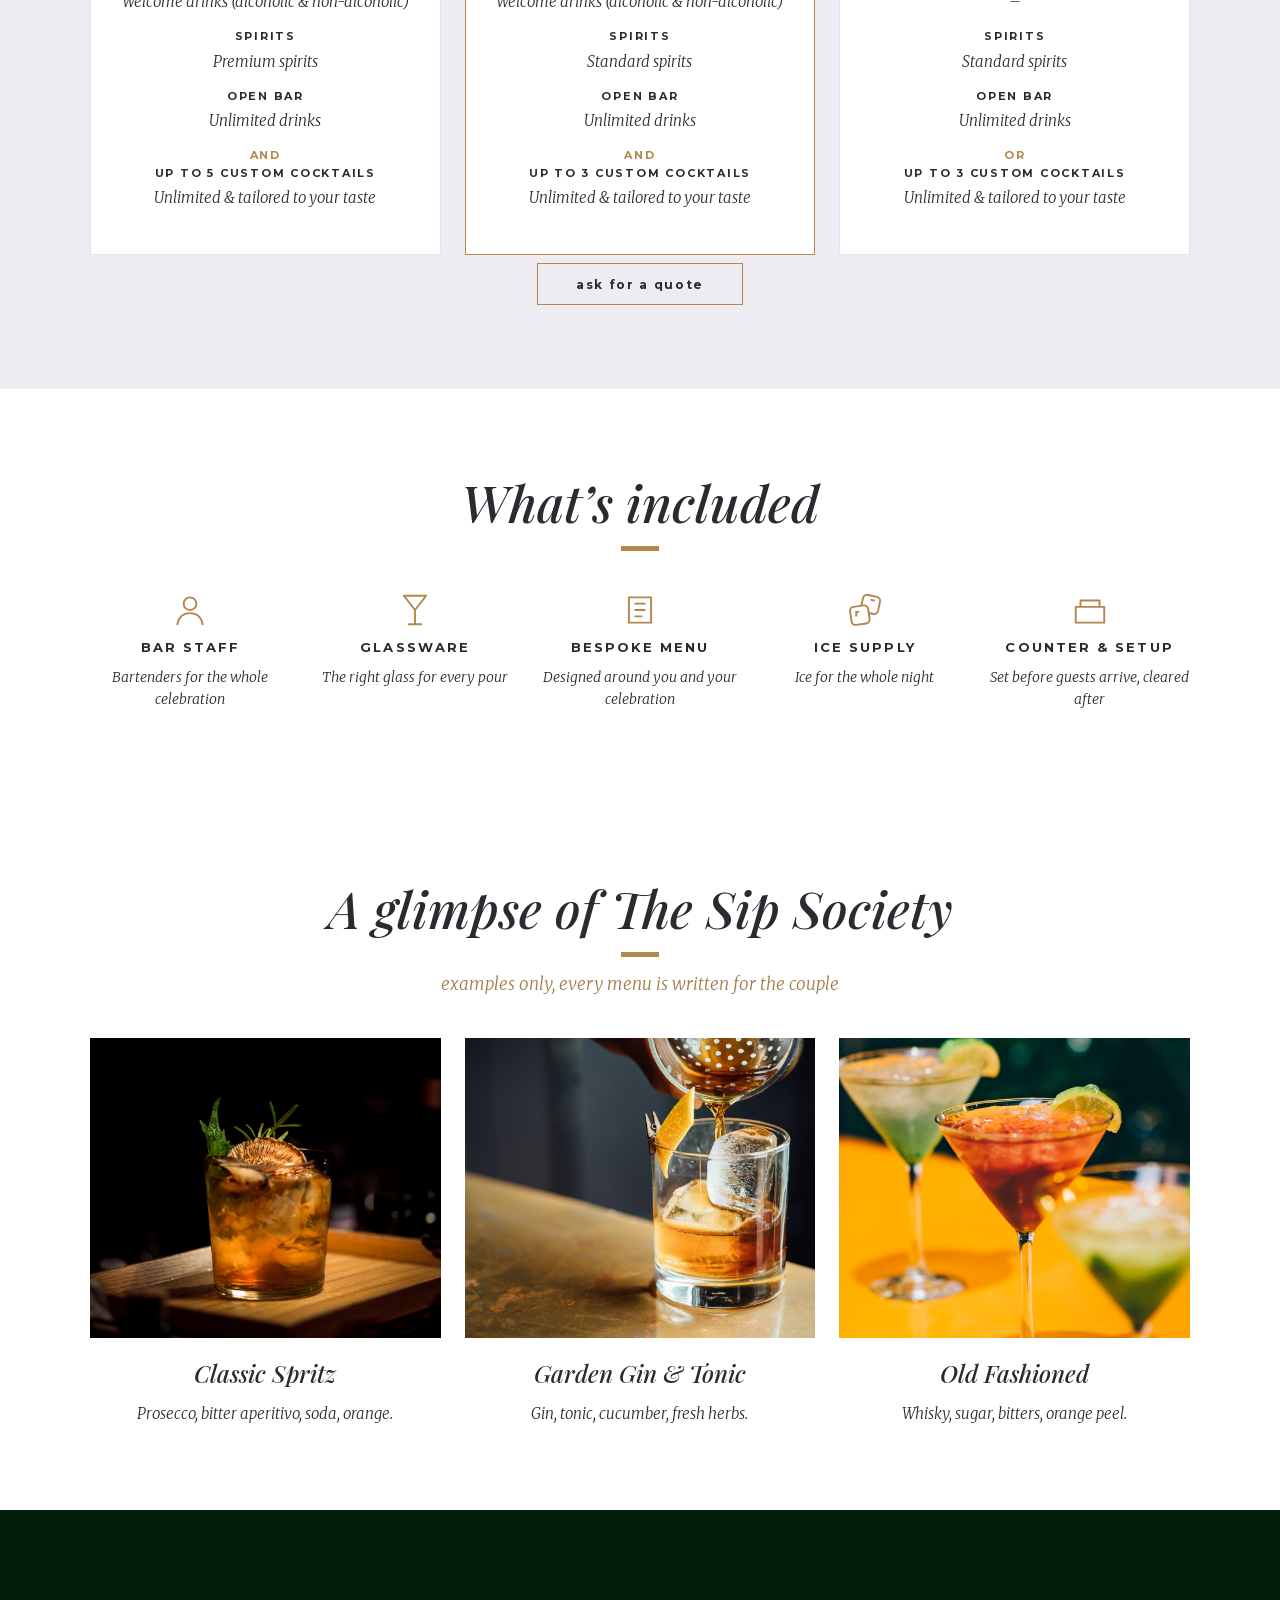
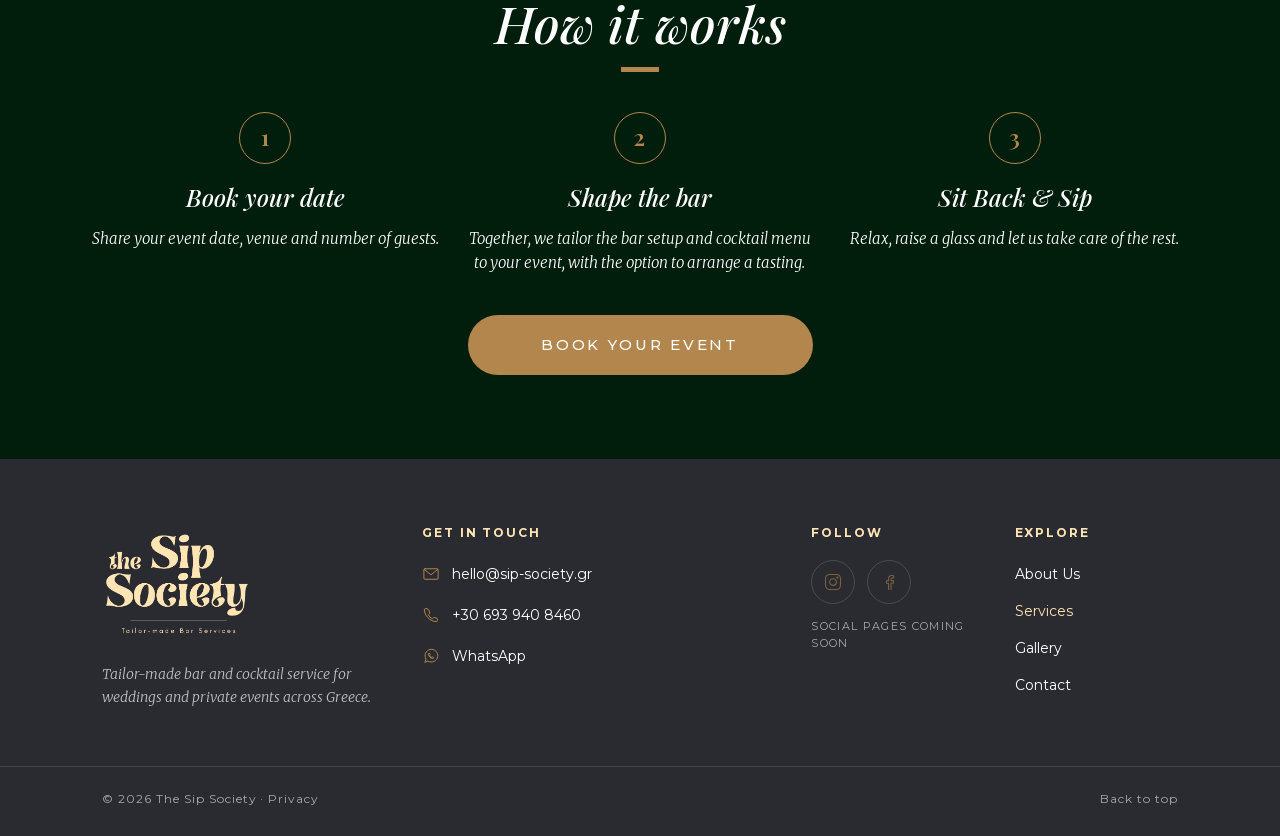
<file: public/services.html>
<!DOCTYPE html>
<html lang="en">
  <head>
    <meta charset="utf-8">
    <meta name="viewport" content="width=device-width, initial-scale=1">
    <title>Services — The Sip Society</title>
    <meta name="description" content="What The Sip Society offers for weddings and events: what is included, bar packages, a taste of the menu, and how booking works.">
    <meta name="theme-color" content="#b2864d">
    <link rel="icon" href="images/mark.svg" type="image/svg+xml">
    <link rel="stylesheet" href="css/fonts.css">
    <link rel="stylesheet" href="css/styles.css">
  </head>
  <body id="top">
    <a class="skip" href="#services">Skip to services</a>

    <header class="sticky-bar">
      <a class="sticky-brand" href="index.html">
        <img src="images/logo-ink.png" alt="The Sip Society" width="517" height="297">
      </a>
      <a class="sticky-cta" href="contact.html">Book your event</a>
      <button class="rail-btn rail-btn-bar" type="button" data-menu-toggle aria-expanded="false" aria-controls="site-menu">
        <svg viewBox="0 0 24 16" aria-hidden="true"><path d="M0 1h24M0 8h24M0 15h24" fill="none" stroke="currentColor" stroke-width="1.2"/></svg>
        <span>Menu</span>
      </button>
    </header>

    <div class="overlay-menu" id="site-menu" hidden>
      <div class="overlay-top">
        <a class="overlay-brand" href="index.html"><img src="images/logo-word.png" alt="The Sip Society" width="397" height="323"></a>
        <button class="rail-btn rail-btn-close" type="button" data-menu-toggle aria-label="Close menu">
          <svg viewBox="0 0 18 18" aria-hidden="true"><path d="M1 1l16 16M17 1L1 17" fill="none" stroke="currentColor" stroke-width="1.2"/></svg>
          <span>Close</span>
        </button>
      </div>
      <nav class="overlay-nav" aria-label="Menu">
        <a href="index.html#about">About Us</a>
        <a href="services.html" aria-current="page">Services</a>
        <a href="gallery.html">Gallery</a>
        <a href="contact.html">Contact</a>
      </nav>
    </div>

    <header class="hero hero-short">
      <div class="hero-photo hero-photo-services" role="img" aria-label="Sample photograph of a wedding reception"></div>
      <div class="hero-chrome">
        <a class="rail-link" href="contact.html">
          <svg viewBox="0 0 24 18" aria-hidden="true"><rect x="1" y="1" width="22" height="16" rx="1.5" fill="none" stroke="currentColor" stroke-width="1.2"/><path d="M2 2l10 8L22 2" fill="none" stroke="currentColor" stroke-width="1.2"/></svg>
          <span class="visually-hidden">Contact</span>
        </a>
        <a class="wordmark" href="index.html">
          <img src="images/logo-word.png" alt="The Sip Society, tailor-made bar services" width="397" height="323">
        </a>
        <button class="rail-btn" type="button" data-menu-toggle aria-expanded="false" aria-controls="site-menu">
          <svg viewBox="0 0 24 16" aria-hidden="true"><path d="M0 1h24M0 8h24M0 15h24" fill="none" stroke="currentColor" stroke-width="1.2"/></svg>
          <span>Menu</span>
        </button>
        <nav class="hero-nav" aria-label="Pages">
          <a href="index.html#about">About Us</a>
          <a href="services.html" aria-current="page">Services</a>
          <a href="gallery.html">Gallery</a>
          <a href="contact.html">Contact</a>
        </nav>
      </div>
      <h1 class="hero-title">Thoughtfully Put Together</h1>
      <a class="scroll-cue" href="#services">
        <span class="visually-hidden">Scroll</span>
      </a>
    </header>

    <main id="services">

      <section class="offer" aria-labelledby="offer-title">
        <div class="offer-frame">
          <h2 id="offer-title"><span class="dash">Taken Care Of</span></h2>
          <p class="offer-kicker">from the first pour to the final toast, we take care of everything, so you are free to simply celebrate</p>
          <ul class="offer-grid">
            <li>
                <h3>The service</h3>
                <p>Bartenders, a bespoke cocktail menu and a fully set-up bar station.</p>
            </li>
            <li>
                <h3>The supplies</h3>
                <p>Spirits, glassware, ice and the essentials needed to keep the bar running smoothly.</p>
            </li>
            <li>
                <h3>The journey</h3>
                <p>Transportation and, for destination events, travel arrangements and accommodation.</p>
            </li>
          </ul>
        </div>
      </section>

      <section id="formats-classic" class="formats-classic reveal" aria-labelledby="formats-classic-title">
        <h2 id="formats-classic-title" class="dash">Three levels of experience</h2>
        <p class="formats-kicker">choose the one made for you</p>
        <ul class="formats-grid">
          <li>
            <h3>The Premium</h3>
            <dl>
              <div><dt>Welcome</dt><dd>Welcome drinks (alcoholic &amp; non-alcoholic)</dd></div>
              <div><dt>Spirits</dt><dd>Premium spirits</dd></div>
              <div><dt>Open bar</dt><dd>Unlimited drinks</dd></div>
              <div><dt>And</dt><dt>Up to 5 custom cocktails</dt><dd>Unlimited &amp; tailored to your taste</dd></div>
            </dl>
          </li>
          <li class="is-popular">
            <span class="badge">Most popular</span>
            <h3>The Classy</h3>
            <dl>
              <div><dt>Welcome</dt><dd>Welcome drinks (alcoholic &amp; non-alcoholic)</dd></div>
              <div><dt>Spirits</dt><dd>Standard spirits</dd></div>
              <div><dt>Open bar</dt><dd>Unlimited drinks</dd></div>
              <div><dt>And</dt><dt>Up to 3 custom cocktails</dt><dd>Unlimited &amp; tailored to your taste</dd></div>
            </dl>
          </li>
          <li>
            <h3>The Essential</h3>
            <dl>
              <div><dt>Welcome</dt><dd><span aria-label="Not included">&ndash;</span></dd></div>
              <div><dt>Spirits</dt><dd>Standard spirits</dd></div>
              <div><dt>Open bar</dt><dd>Unlimited drinks</dd></div>
              <div><dt>Or</dt><dt>Up to 3 custom cocktails</dt><dd>Unlimited &amp; tailored to your taste</dd></div>
            </dl>
          </li>
        </ul>
        <a class="more more-dark" href="contact.html">ask for a quote</a>
      </section>

      <section id="included" class="included reveal" aria-labelledby="included-title">
        <h2 id="included-title" class="dash">What’s included</h2>
        <ul class="included-list">
          <li><svg viewBox="0 0 24 24" aria-hidden="true"><circle cx="12" cy="8" r="4"/><path d="M4 21c1-5 4-7 8-7s7 2 8 7"/></svg><strong>Bar staff</strong><span>Bartenders for the whole celebration</span></li>
          <li><svg viewBox="0 0 24 24" aria-hidden="true"><path d="M5 3h14l-7 9zM12 12v9M8 21h8"/></svg><strong>Glassware</strong><span>The right glass for every pour</span></li>
          <li><svg viewBox="0 0 24 24" aria-hidden="true"><path d="M5 4h14v16H5zM9 8h6M9 12h6M9 16h4"/></svg><strong>Bespoke menu</strong><span>Designed around you and your celebration</span></li>
          <li><svg viewBox="0 0 24 24" aria-hidden="true"><rect x="10" y="3" width="11" height="11" rx="2.5" transform="rotate(12 15.5 8.5)"/><rect x="3" y="9.5" width="11.5" height="11.5" rx="2.5" transform="rotate(-8 8.75 15.25)" fill="#fff"/><path d="M6.2 13.4l1.6-.3M6.4 15.6l.2-1.3M16 5.6l1.6.4"/></svg><strong>Ice supply</strong><span>Ice for the whole night</span></li>
          <li><svg viewBox="0 0 24 24" aria-hidden="true"><path d="M3 10h18v10H3zM6 10V6h12v4"/></svg><strong>Counter &amp; setup</strong><span>Set before guests arrive, cleared after</span></li>
        </ul>
      </section>

      <section class="cocktails reveal" aria-labelledby="cocktails-title">
        <h2 id="cocktails-title" class="dash">A glimpse of The Sip Society</h2>
        <p class="cocktails-kicker">examples only, every menu is written for the couple</p>
        <ul class="cocktail-grid">
          <li>
            <img src="images/samples/pour.jpg" alt="Sample photograph of a finished cocktail" width="1400" height="933" loading="lazy">
            <h3>Classic Spritz</h3>
            <p>Prosecco, bitter aperitivo, soda, orange.</p>
          </li>
          <li>
            <img src="images/samples/glasses.jpg" alt="Sample photograph of a drink being poured" width="1400" height="935" loading="lazy">
            <h3>Garden Gin &amp; Tonic</h3>
            <p>Gin, tonic, cucumber, fresh herbs.</p>
          </li>
          <li>
            <img src="images/samples/bar.jpg" alt="Sample photograph of cocktails on a bar" width="1200" height="1800" loading="lazy">
            <h3>Old Fashioned</h3>
            <p>Whisky, sugar, bitters, orange peel.</p>
          </li>
        </ul>
      </section>

      <section id="steps" class="steps reveal" aria-labelledby="steps-title">
        <h2 id="steps-title" class="dash">How it works</h2>
        <ol class="steps-list">
          <li><span class="step-n">1</span><h3>Book your date</h3><p>Share your event date, venue and number of guests.</p></li>
          <li><span class="step-n">2</span><h3>Shape the bar</h3><p>Together, we tailor the bar setup and cocktail menu to your event, with the option to arrange a tasting.</p></li>
          <li><span class="step-n">3</span><h3>Sit Back & Sip</h3><p>Relax, raise a glass and let us take care of the rest.</p></li>
        </ol>
        <a class="pill" href="contact.html">Book your event</a>
      </section>
    </main>

    <footer class="site-footer">
      <div class="footer-main">
        <div class="footer-brand">
          <a href="index.html"><img src="images/logo-word.png" alt="The Sip Society" width="397" height="323" loading="lazy"></a>
          <p>Tailor-made bar and cocktail service for weddings and private events across Greece.</p>
        </div>
        <div class="footer-col">
          <h2 class="footer-label">Get in touch</h2>
          <ul class="footer-contact">
            <li><a href="mailto:hello@sip-society.gr"><svg viewBox="0 0 24 24" aria-hidden="true"><rect x="2.5" y="5" width="19" height="14" rx="1.5"/><path d="M3 6l9 7 9-7"/></svg><span>hello@sip-society.gr</span></a></li>
            <li><a href="tel:+306939408460"><svg viewBox="0 0 24 24" aria-hidden="true"><path d="M6.6 3.5h-2a1.5 1.5 0 0 0-1.5 1.6c.6 8.2 7.6 15.2 15.8 15.8a1.5 1.5 0 0 0 1.6-1.5v-2.2a1 1 0 0 0-.8-1l-3.5-.9a1 1 0 0 0-1 .3l-1.4 1.5a12 12 0 0 1-5.4-5.4l1.5-1.4a1 1 0 0 0 .3-1l-.9-3.5a1 1 0 0 0-1-.8z"/></svg><span>+30 693 940 8460</span></a></li>
            <li><a href="https://wa.me/306939408460" target="_blank" rel="noopener"><svg viewBox="0 0 24 24" aria-hidden="true"><path d="M4 20l1.3-4A8.5 8.5 0 1 1 8.4 19z"/><path d="M9.2 8.6c.3-.4.7-.4.9 0l.6 1.3c.1.3 0 .5-.2.7l-.4.4a5 5 0 0 0 2.9 2.9l.4-.4c.2-.2.4-.3.7-.2l1.3.6c.4.2.4.6 0 .9-.6.6-1.4.8-2.2.5a7.5 7.5 0 0 1-4.5-4.5c-.3-.8-.1-1.6.5-2.2z"/></svg><span>WhatsApp</span></a></li>
          </ul>
        </div>
        <div class="footer-col">
          <h2 class="footer-label">Follow</h2>
          <ul class="footer-social">
            <li><span class="social-soon" role="img" aria-label="Instagram (coming soon)"><svg viewBox="0 0 24 24" aria-hidden="true"><rect x="3" y="3" width="18" height="18" rx="5"/><circle cx="12" cy="12" r="4"/><circle cx="17.3" cy="6.7" r=".6"/></svg></span></li>
            <li><span class="social-soon" role="img" aria-label="Facebook (coming soon)"><svg viewBox="0 0 24 24" aria-hidden="true"><path d="M14.5 21v-7.5h2.6l.4-3h-3V8.6c0-.9.3-1.5 1.6-1.5h1.5V4.4a20 20 0 0 0-2.3-.1c-2.3 0-3.8 1.4-3.8 3.9v2.3H9v3h2.5V21"/></svg></span></li>
          </ul>
          <p class="footer-soon">Social pages coming soon</p>
        </div>
        <nav class="footer-col footer-nav" aria-label="Footer">
          <h2 class="footer-label">Explore</h2>
          <ul>
            <li><a href="index.html#about">About Us</a></li>
            <li><a href="services.html" aria-current="page">Services</a></li>
            <li><a href="gallery.html">Gallery</a></li>
            <li><a href="contact.html">Contact</a></li>
          </ul>
        </nav>
      </div>
      <div class="footer-meta">
        <p>&copy; <span id="year">2026</span> The Sip Society <span aria-hidden="true">&middot;</span> <a href="privacy.html">Privacy</a></p>
        <a href="#top">Back to top</a>
      </div>
    </footer>

    <script src="js/main.js"></script>
  </body>
</html>
</file>
<file: public/css/fonts.css>
/* Self-hosted Google Fonts (SIL Open Font License), latin and latin-ext subsets only. */

@font-face {
  font-family: "Merriweather";
  font-style: italic;
  font-weight: 300 400;
  font-display: swap;
  src: url("../fonts/merriweather-italic-latin-ext.woff2") format("woff2");
  unicode-range: U+0100-02BA, U+02BD-02C5, U+02C7-02CC, U+02CE-02D7, U+02DD-02FF, U+0304, U+0308, U+0329, U+1D00-1DBF, U+1E00-1E9F, U+1EF2-1EFF, U+2020, U+20A0-20AB, U+20AD-20C4, U+2113, U+2C60-2C7F, U+A720-A7FF;
}

@font-face {
  font-family: "Merriweather";
  font-style: italic;
  font-weight: 300 400;
  font-display: swap;
  src: url("../fonts/merriweather-italic-latin.woff2") format("woff2");
  unicode-range: U+0000-00FF, U+0131, U+0152-0153, U+02BB-02BC, U+02C6, U+02DA, U+02DC, U+0304, U+0308, U+0329, U+2000-206F, U+20AC, U+2122, U+2191, U+2193, U+2212, U+2215, U+FEFF, U+FFFD;
}

@font-face {
  font-family: "Merriweather";
  font-style: normal;
  font-weight: 300 400;
  font-display: swap;
  src: url("../fonts/merriweather-normal-latin-ext.woff2") format("woff2");
  unicode-range: U+0100-02BA, U+02BD-02C5, U+02C7-02CC, U+02CE-02D7, U+02DD-02FF, U+0304, U+0308, U+0329, U+1D00-1DBF, U+1E00-1E9F, U+1EF2-1EFF, U+2020, U+20A0-20AB, U+20AD-20C4, U+2113, U+2C60-2C7F, U+A720-A7FF;
}

@font-face {
  font-family: "Merriweather";
  font-style: normal;
  font-weight: 300 400;
  font-display: swap;
  src: url("../fonts/merriweather-normal-latin.woff2") format("woff2");
  unicode-range: U+0000-00FF, U+0131, U+0152-0153, U+02BB-02BC, U+02C6, U+02DA, U+02DC, U+0304, U+0308, U+0329, U+2000-206F, U+20AC, U+2122, U+2191, U+2193, U+2212, U+2215, U+FEFF, U+FFFD;
}

@font-face {
  font-family: "Montserrat";
  font-style: normal;
  font-weight: 400 700;
  font-display: swap;
  src: url("../fonts/montserrat-normal-latin-ext.woff2") format("woff2");
  unicode-range: U+0100-02BA, U+02BD-02C5, U+02C7-02CC, U+02CE-02D7, U+02DD-02FF, U+0304, U+0308, U+0329, U+1D00-1DBF, U+1E00-1E9F, U+1EF2-1EFF, U+2020, U+20A0-20AB, U+20AD-20C4, U+2113, U+2C60-2C7F, U+A720-A7FF;
}

@font-face {
  font-family: "Montserrat";
  font-style: normal;
  font-weight: 400 700;
  font-display: swap;
  src: url("../fonts/montserrat-normal-latin.woff2") format("woff2");
  unicode-range: U+0000-00FF, U+0131, U+0152-0153, U+02BB-02BC, U+02C6, U+02DA, U+02DC, U+0304, U+0308, U+0329, U+2000-206F, U+20AC, U+2122, U+2191, U+2193, U+2212, U+2215, U+FEFF, U+FFFD;
}

@font-face {
  font-family: "Playfair Display";
  font-style: italic;
  font-weight: 500 700;
  font-display: swap;
  src: url("../fonts/playfair-display-italic-latin-ext.woff2") format("woff2");
  unicode-range: U+0100-02BA, U+02BD-02C5, U+02C7-02CC, U+02CE-02D7, U+02DD-02FF, U+0304, U+0308, U+0329, U+1D00-1DBF, U+1E00-1E9F, U+1EF2-1EFF, U+2020, U+20A0-20AB, U+20AD-20C4, U+2113, U+2C60-2C7F, U+A720-A7FF;
}

@font-face {
  font-family: "Playfair Display";
  font-style: italic;
  font-weight: 500 700;
  font-display: swap;
  src: url("../fonts/playfair-display-italic-latin.woff2") format("woff2");
  unicode-range: U+0000-00FF, U+0131, U+0152-0153, U+02BB-02BC, U+02C6, U+02DA, U+02DC, U+0304, U+0308, U+0329, U+2000-206F, U+20AC, U+2122, U+2191, U+2193, U+2212, U+2215, U+FEFF, U+FFFD;
}

@font-face {
  font-family: "Playfair Display";
  font-style: normal;
  font-weight: 600 700;
  font-display: swap;
  src: url("../fonts/playfair-display-normal-latin-ext.woff2") format("woff2");
  unicode-range: U+0100-02BA, U+02BD-02C5, U+02C7-02CC, U+02CE-02D7, U+02DD-02FF, U+0304, U+0308, U+0329, U+1D00-1DBF, U+1E00-1E9F, U+1EF2-1EFF, U+2020, U+20A0-20AB, U+20AD-20C4, U+2113, U+2C60-2C7F, U+A720-A7FF;
}

@font-face {
  font-family: "Playfair Display";
  font-style: normal;
  font-weight: 600 700;
  font-display: swap;
  src: url("../fonts/playfair-display-normal-latin.woff2") format("woff2");
  unicode-range: U+0000-00FF, U+0131, U+0152-0153, U+02BB-02BC, U+02C6, U+02DA, U+02DC, U+0304, U+0308, U+0329, U+2000-206F, U+20AC, U+2122, U+2191, U+2193, U+2212, U+2215, U+FEFF, U+FFFD;
}
</file>
<file: public/css/styles.css>
:root {
  --gold: #b2864d;
  --gold-deep: #a17a49;
  --ink: #2a2a31;
  --muted: #7f7f83;
  --line: #e5e5e6;
  --plum: #011d0c;
  --green: #013916;
  --green-line: #4f7a60;
  --paper: #ffffff;
  --form: #edecf2;
  --banana: #ffe5b3;
  --serif: "Playfair Display", Georgia, "Times New Roman", serif;
  --body: "Merriweather", Georgia, serif;
  --sans: "Montserrat", "Avenir Next", "Segoe UI", sans-serif;
  --text-shadow: 3px 3px 10px #000;
}

*,
*::before,
*::after {
  box-sizing: border-box;
}

html {
  scroll-behavior: smooth;
  scroll-padding-top: 104px;
}

body {
  margin: 0;
  color: var(--ink);
  background: var(--paper);
  font-family: var(--body);
  font-size: 17px;
  font-weight: 300;
  line-height: 1.6;
}

img {
  display: block;
  max-width: 100%;
}

a {
  color: inherit;
}

button,
input,
textarea {
  font: inherit;
}

.skip {
  position: absolute;
  left: 1rem;
  top: -4rem;
  z-index: 80;
  padding: 0.6rem 1rem;
  background: var(--gold);
  color: #fff;
  text-decoration: none;
}

.skip:focus {
  top: 1rem;
}

.visually-hidden {
  position: absolute;
  width: 1px;
  height: 1px;
  padding: 0;
  margin: -1px;
  overflow: hidden;
  clip: rect(0, 0, 0, 0);
  white-space: nowrap;
  border: 0;
}

.hp {
  position: absolute;
  left: -9999px;
}

.dash {
  position: relative;
}

.dash::after {
  content: "";
  display: block;
  width: 38px;
  height: 5px;
  margin-top: 14px;
  background: var(--gold);
}

.hero-title.dash::after,
h2.dash::after {
  margin-inline: auto;
}

/* Sticky bar */

.sticky-bar {
  position: fixed;
  top: 0;
  left: 0;
  right: 0;
  z-index: 25;
  display: flex;
  align-items: center;
  justify-content: space-between;
  height: 104px;
  padding-left: 22px;
  background: #fff;
  box-shadow: 0 2px 13px rgba(0, 0, 0, 0.07);
  transform: translateY(-110%);
  transition: transform 0.45s ease;
}

.sticky-bar.is-visible {
  transform: translateY(0);
}

.sticky-brand {
  display: flex;
  align-items: center;
  height: 100%;
  padding: 8px 0;
  text-decoration: none;
}

.sticky-brand img {
  width: auto;
  height: 88px;
}

/* Hero */

.hero {
  position: relative;
  min-height: 100vh;
  min-height: 100dvh;
  color: #fff;
  background: #1a1720;
  overflow: hidden;
}

.hero-short {
  min-height: 78vh;
}

.hero-legal {
  min-height: max(56vh, 520px);
}

.hero-photo {
  position: absolute;
  inset: 0;
  background:
    linear-gradient(to bottom, rgba(16, 14, 22, 0.62) 0%, rgba(16, 14, 22, 0.12) 42%, rgba(16, 14, 22, 0.35) 100%),
    url("../images/samples/hero.jpg") center / cover no-repeat;
  filter: grayscale(1) contrast(1.05);
}

.hero-photo-gallery {
  background:
    linear-gradient(to bottom, rgba(16, 14, 22, 0.62) 0%, rgba(16, 14, 22, 0.16) 46%, rgba(16, 14, 22, 0.45) 100%),
    url("../images/samples/reception.jpg") center / cover no-repeat;
  filter: grayscale(1) contrast(1.05);
}

.hero-photo-services {
  background:
    linear-gradient(to bottom, rgba(16, 14, 22, 0.62) 0%, rgba(16, 14, 22, 0.16) 46%, rgba(16, 14, 22, 0.45) 100%),
    url("../images/samples/bar.jpg") center / cover no-repeat;
  filter: grayscale(1) contrast(1.05);
}

.hero-photo-contact {
  background:
    linear-gradient(to bottom, rgba(16, 14, 22, 0.62) 0%, rgba(16, 14, 22, 0.16) 46%, rgba(16, 14, 22, 0.45) 100%),
    url("../images/samples/evening.jpg") center / cover no-repeat;
  filter: grayscale(1) contrast(1.05);
}

.hero-chrome {
  position: relative;
  z-index: 2;
}

.wordmark {
  position: relative;
  z-index: 2;
  display: block;
  width: min(280px, calc(100% - 180px));
  margin: 22px auto 0;
  text-decoration: none;
}

.wordmark img {
  width: 100%;
  height: auto;
}

.rail-link,
.rail-btn {
  position: absolute;
  top: 0;
  z-index: 3;
  display: flex;
  flex-direction: column;
  align-items: center;
  justify-content: center;
  gap: 7px;
  width: 98px;
  height: 98px;
  border: 0;
  background: transparent;
  color: #fff;
  cursor: pointer;
  text-decoration: none;
}

.rail-link {
  left: 0;
  border-right: 1px solid rgba(255, 255, 255, 0.12);
}

.rail-btn {
  right: 0;
  border-left: 1px solid rgba(255, 255, 255, 0.12);
  font-family: var(--sans);
  font-size: 10px;
  font-weight: 500;
  letter-spacing: 0.18em;
  text-transform: uppercase;
}

.rail-link svg,
.rail-btn svg {
  width: 22px;
  height: 16px;
}

.rail-btn-bar {
  position: static;
  width: 98px;
  height: 104px;
  border-left: 1px solid var(--line);
  color: var(--green);
}

.rail-btn-close {
  position: static;
  width: 98px;
  height: 98px;
  border-left: 1px solid var(--banana);
  color: var(--banana);
}

.hero-nav {
  position: relative;
  z-index: 2;
  margin-top: 18px;
  border-top: 1px solid rgba(255, 255, 255, 0.12);
  border-bottom: 1px solid rgba(255, 255, 255, 0.12);
  text-align: center;
}

.hero-nav a {
  display: inline-block;
  padding: 0 1.35rem;
  color: #fff;
  font-family: var(--sans);
  font-size: 12px;
  font-weight: 500;
  letter-spacing: 0.22em;
  line-height: 42px;
  text-decoration: none;
  text-transform: uppercase;
}

.hero-nav a:hover,
.hero-nav a:focus-visible,
.hero-nav a[aria-current="page"] {
  text-shadow: 0 0 12px rgba(255, 255, 255, 0.95);
}

.hero-title {
  position: absolute;
  right: 8%;
  bottom: 92px;
  left: 8%;
  z-index: 2;
  margin: 0;
  color: #fff;
  font-family: var(--serif);
  font-size: clamp(2.3rem, 4.6vw, 4.05rem);
  font-weight: 700;
  line-height: 1.12;
  text-align: center;
  text-shadow: var(--text-shadow);
}

.scroll-cue {
  position: absolute;
  bottom: 28px;
  left: 50%;
  z-index: 2;
  width: 22px;
  height: 22px;
  border-right: 1.5px solid var(--gold);
  border-bottom: 1.5px solid var(--gold);
  transform: translateX(-50%) rotate(45deg);
}

/* Overlay menu */

.overlay-menu {
  position: fixed;
  inset: 0;
  z-index: 40;
  overflow: auto;
  background: var(--plum);
  color: #fff;
}

.overlay-menu[hidden] {
  display: none;
}

.overlay-top {
  display: flex;
  align-items: center;
  justify-content: space-between;
  min-height: 98px;
  padding-left: 40px;
  border-bottom: 1px solid var(--banana);
}

.overlay-brand {
  display: grid;
  place-items: center;
  flex: none;
  width: 168px;
  height: 168px;
  border-radius: 50%;
  margin: 16px 0;
  background: var(--green);
  overflow: hidden;
  text-decoration: none;
}

.overlay-brand img {
  width: 68%;
  height: auto;
}

.overlay-nav {
  display: grid;
  gap: 0.35rem;
  max-width: 640px;
  padding: 48px 40px 80px;
}

.overlay-nav a {
  color: var(--gold);
  font-family: var(--sans);
  font-size: 1.35rem;
  font-weight: 500;
  letter-spacing: 0.16em;
  text-decoration: none;
  text-transform: uppercase;
}

.overlay-nav a:hover,
.overlay-nav a:focus-visible,
.overlay-nav a[aria-current="page"] {
  color: #fff;
}

body.menu-open {
  overflow: hidden;
}

/* Alternating bands (home page): green sections use banana, plum sections
   use gold. Headers and subheaders stay white. */

section.band-green {
  --band-bg: var(--green);
  --band-fg: var(--banana);
}

section.band-plum {
  --band-bg: var(--plum);
  --band-fg: var(--gold);
}

section.band {
  background: var(--band-bg);
  color: var(--band-fg);
}

section.band h2,
section.band h3,
section.band .kicker,
section.band .vision-kicker,
section.band .offer-kicker,
section.band .preview-kicker {
  color: #fff;
}

section.band .more,
section.band .more-dark {
  border-color: var(--band-fg);
  color: var(--band-fg);
}

section.band .more:hover,
section.band .more:focus-visible {
  background: var(--band-fg);
  color: var(--band-bg);
}

section.band .dash::after {
  background: var(--band-fg);
}

section.band .split-photo::after,
section.band .vision-frame,
section.band .offer-frame,
section.band .levels-frame {
  border-color: var(--band-fg);
}

section.band .offer-grid {
  background: var(--band-fg);
}

section.band .offer-grid li,
.offer.band h2 span {
  background: var(--band-bg);
}

section.band .offer-grid p,
section.band .line-slide,
section.band .line-controls button,
section.band .preview-grid a {
  color: var(--band-fg);
}

section.band .levels-echo {
  color: rgba(255, 255, 255, 0.12);
}

/* Split feature */

.split {
  display: grid;
  grid-template-columns: minmax(0, 1fr) minmax(300px, 480px);
  min-height: 680px;
  padding-inline: max(0px, calc((100% - 1100px) / 2));
  background: var(--plum);
  color: #fff;
}

.split-photo {
  position: relative;
  min-height: 520px;
  overflow: hidden;
}

.split-photo img {
  position: absolute;
  inset: 0;
  width: 100%;
  height: 100%;
  object-fit: cover;
}

.split-grid {
  position: absolute;
  inset: 0;
  display: grid;
  grid-template-columns: repeat(2, minmax(0, 1fr));
  grid-template-rows: repeat(2, minmax(0, 1fr));
  gap: 1px;
  background: var(--gold);
}

.split-grid img {
  position: static;
  filter: grayscale(1);
}

.split-copy strong {
  font-style: normal;
  font-weight: 400;
}

.split-photo::after {
  content: "";
  position: absolute;
  inset: 40px;
  border: 1px solid rgba(255, 255, 255, 0.26);
  pointer-events: none;
}

.split-copy {
  display: flex;
  flex-direction: column;
  justify-content: center;
  padding: 72px 42px;
}

.split-copy h2 {
  margin: 0 0 18px;
  font-family: var(--serif);
  font-size: clamp(2rem, 3vw, 2.4rem);
  font-style: italic;
  font-weight: 500;
  line-height: 1.15;
  text-shadow: var(--text-shadow);
}

.split-copy h2 img {
  width: min(250px, 100%);
  height: auto;
}

.kicker,
.vision-kicker,
.offer-kicker,
.preview-kicker,
.contact-lead,
.gallery-intro p {
  font-family: var(--body);
  font-style: italic;
  font-weight: 300;
}

.kicker {
  display: inline-block;
  margin: 0;
  font-size: 13px;
}

.split-copy p:not(.kicker) {
  margin: 0;
  padding: 28px 0 8px;
  font-size: 15px;
  font-style: italic;
  line-height: 1.7;
}

.more {
  display: inline-flex;
  align-items: center;
  justify-content: center;
  width: fit-content;
  min-height: 42px;
  margin-top: 18px;
  padding: 0 2.4rem;
  border: 1px solid var(--gold);
  color: #fff;
  font-family: var(--sans);
  font-size: 12px;
  font-weight: 700;
  letter-spacing: 0.14em;
  text-decoration: none;
  text-transform: lowercase;
}

.more:hover,
.more:focus-visible {
  background: var(--gold);
}

.more-dark {
  color: var(--ink);
  margin: 8px auto 0;
}

/* Green vision */

.vision {
  padding: 36px;
  background: var(--green);
  color: #fff;
}

.vision-frame {
  max-width: 760px;
  margin: 0 auto;
  padding: 48px 28px 56px;
  border: 1px solid var(--gold);
  text-align: center;
}

.vision-mark {
  width: min(240px, 72%);
  height: auto;
  margin: 8px auto 18px;
}

.vision h2 {
  display: inline-block;
  margin: 18px 0 0;
  font-family: var(--serif);
  font-size: clamp(2.4rem, 5vw, 3.4rem);
  font-style: italic;
  font-weight: 500;
  line-height: 1.1;
  text-shadow: var(--text-shadow);
}

.vision h2.dash::after {
  margin-top: 16px;
}

.vision-kicker {
  margin: 18px 0 0;
  font-size: 18px;
}

.vision-frame > p:last-of-type {
  max-width: 640px;
  margin: 28px auto 8px;
  font-size: 15px;
  font-style: italic;
  line-height: 1.7;
}

.vision .more {
  margin-top: 28px;
  color: var(--gold);
}

.vision .more:hover,
.vision .more:focus-visible {
  color: #fff;
}

/* Offer */

.offer {
  padding: 110px 28px 48px;
  background: var(--plum);
  color: #fff;
}

.offer-frame {
  position: relative;
  max-width: 1100px;
  margin: 0 auto;
  padding: 78px 18px 28px;
  border: 1px solid var(--gold-deep);
  text-align: center;
}

.offer h2 {
  position: absolute;
  top: 0;
  right: 0;
  left: 0;
  margin: 0;
  font-family: var(--serif);
  font-size: clamp(2.4rem, 5vw, 4rem);
  font-style: italic;
  font-weight: 500;
  line-height: 1;
  text-shadow: var(--text-shadow);
  transform: translateY(-58%);
}

.offer h2 span {
  display: inline-block;
  padding: 0 28px;
  background: var(--plum);
}

.offer h2 span.dash::after {
  margin-inline: auto;
}

.offer-kicker {
  margin: 0 0 36px;
  font-size: 18px;
}

.offer-grid {
  display: grid;
  grid-template-columns: repeat(3, minmax(0, 1fr));
  gap: 1px;
  margin: 0;
  padding: 0;
  list-style: none;
  background: #4a4a50;
}

.offer-grid li {
  padding: 36px 26px 42px;
  background: var(--plum);
}

.offer-grid a {
  display: block;
  color: inherit;
  text-decoration: none;
}

.offer-grid a:hover h3,
.offer-grid a:focus-visible h3 {
  color: var(--gold);
}

.offer-grid h3 {
  margin: 0 0 14px;
  color: #fff;
  font-family: var(--sans);
  font-size: 20px;
  font-weight: 500;
  letter-spacing: 0.06em;
}

.offer-grid p {
  margin: 0;
  color: var(--gold);
  font-size: 16px;
  font-style: italic;
  line-height: 1.65;
}

/* Lines */

.lines {
  position: relative;
  padding: 72px max(12%, calc((100% - 1100px) / 2)) 80px;
  text-align: center;
}

.lines h2 {
  margin: 0 0 36px;
  color: var(--gold);
  font-family: var(--serif);
  font-size: clamp(2rem, 4vw, 2.8rem);
  font-style: italic;
  font-weight: 500;
  letter-spacing: 0.08em;
  line-height: 1.2;
  text-shadow: var(--text-shadow);
}

.line-viewport {
  position: relative;
  min-height: 11rem;
}

.line-slide {
  position: absolute;
  top: 0;
  right: 0;
  left: 0;
  margin: 0;
  color: var(--ink);
  font-family: var(--serif);
  font-size: clamp(1.55rem, 3vw, 2.35rem);
  font-style: italic;
  font-weight: 500;
  line-height: 1.35;
  opacity: 0;
  transition: opacity 0.45s ease;
}

.line-slide.is-active {
  opacity: 1;
}

.line-controls button {
  position: absolute;
  top: 58%;
  display: grid;
  place-items: center;
  width: 42px;
  height: 42px;
  padding: 0;
  border: 0;
  background: transparent;
  color: var(--gold);
  cursor: pointer;
}

.line-controls button[data-line="prev"] {
  left: 2%;
}

.line-controls button[data-line="next"] {
  right: 2%;
}

.line-controls svg {
  width: 16px;
  height: 28px;
}

/* Preview */

.preview {
  padding: 20px 6% 80px;
  text-align: center;
}

.preview h2 {
  display: inline-block;
  margin: 10px 0 0;
  color: var(--ink);
  font-family: var(--serif);
  font-size: clamp(2.6rem, 5vw, 3.8rem);
  font-style: italic;
  font-weight: 500;
}

.preview-kicker {
  margin: 8px auto 36px;
  color: var(--gold);
  font-size: 14px;
  letter-spacing: 0.08em;
}

.preview-grid {
  display: grid;
  grid-template-columns: repeat(3, minmax(0, 1fr));
  gap: 22px;
  max-width: 1100px;
  margin: 0 auto 28px;
  padding: 0;
  list-style: none;
}

.preview-grid a {
  display: block;
  color: var(--ink);
  text-decoration: none;
}

.preview-grid img {
  width: 100%;
  height: 280px;
  object-fit: cover;
}

.preview-grid span {
  display: block;
  margin-top: 10px;
  font-family: var(--serif);
  font-size: 1.25rem;
  font-style: italic;
}

/* Gallery page */

.gallery-intro {
  max-width: 720px;
  margin: 0 auto;
  padding: 56px 8% 10px;
  text-align: center;
}

.gallery-intro p {
  margin: 0;
  color: var(--gold);
  font-size: 18px;
}

.gallery {
  display: grid;
  grid-template-columns: 1fr 1fr;
  gap: 42px 36px;
  max-width: 1100px;
  margin: 0 auto;
  padding: 36px 6% 90px;
  list-style: none;
}

.gallery li:first-child {
  grid-column: 1 / -1;
}

.gallery figure {
  margin: 0;
}

.gallery img {
  width: 100%;
  height: 360px;
  object-fit: cover;
}

.gallery li:first-child img {
  height: min(68vh, 620px);
}

.gallery figcaption {
  margin-top: 12px;
  font-family: var(--serif);
  font-size: 1.45rem;
  font-style: italic;
  font-weight: 500;
}

.gallery figcaption.dash::after {
  margin-top: 10px;
}

/* Contact */

.contact-band {
  background: var(--form);
  padding: 78px 8% 88px;
}

.contact-inner {
  max-width: 720px;
  margin: 0 auto;
  text-align: center;
}

.contact-inner h2 {
  display: inline-block;
  margin: 0;
  color: var(--ink);
  font-family: var(--serif);
  font-size: clamp(2.4rem, 5vw, 3.4rem);
  font-style: italic;
  font-weight: 500;
}

.contact-lead {
  margin: 18px auto 32px;
  max-width: 38rem;
  color: var(--ink);
  font-size: 16px;
}

.contact-notes {
  display: grid;
  gap: 8px;
  max-width: 38rem;
  margin: 0 auto 32px;
  padding: 0;
  color: var(--muted);
  font-size: 15px;
  font-style: italic;
  list-style: none;
}

.contact-form select {
  width: 100%;
  border: 0;
  border-bottom: 1px solid var(--ink);
  border-radius: 0;
  background: transparent;
  color: var(--gold);
  font-family: var(--body);
  font-size: 18px;
  font-weight: 300;
  padding: 0.45rem 0 0.55rem;
}

.contact-form select:focus-visible {
  outline: 2px solid var(--gold);
  outline-offset: 3px;
}

.contact-form {
  display: grid;
  gap: 1.15rem;
  text-align: left;
}

.contact-form label {
  display: grid;
  gap: 0.35rem;
  color: var(--muted);
  font-family: var(--sans);
  font-size: 11px;
  font-weight: 700;
  letter-spacing: 0.16em;
  text-transform: uppercase;
}

.contact-form input,
.contact-form textarea {
  width: 100%;
  border: 0;
  border-bottom: 1px solid var(--ink);
  border-radius: 0;
  background: transparent;
  color: var(--gold);
  font-family: var(--body);
  font-size: 18px;
  font-weight: 300;
  padding: 0.45rem 0 0.55rem;
}

.contact-form textarea {
  border: 1px solid var(--ink);
  min-height: 180px;
  padding: 0.85rem 1rem;
  resize: vertical;
}

.contact-form input:focus-visible,
.contact-form textarea:focus-visible,
a:focus-visible,
button:focus-visible {
  outline: 2px solid var(--gold);
  outline-offset: 3px;
}

.contact-form input::placeholder,
.contact-form textarea::placeholder {
  color: #b7b4c4;
  font-family: var(--sans);
  font-size: 14px;
  font-style: italic;
  letter-spacing: 0.04em;
}

.pill {
  display: flex;
  align-items: center;
  justify-content: center;
  width: min(345px, 92%);
  min-height: 60px;
  margin: 12px auto 0;
  padding: 0 1.2rem;
  border: 0;
  border-radius: 30px;
  background: var(--gold);
  color: #fff;
  font-family: var(--sans);
  font-size: 15px;
  font-weight: 500;
  letter-spacing: 0.18em;
  text-align: center;
  text-decoration: none;
  text-transform: uppercase;
  cursor: pointer;
}

.pill:hover,
.pill:focus-visible {
  background: #9a7340;
}

.pill-quiet {
  border: 1px solid #b4b2c0;
  background: #fff;
  color: var(--ink);
}

.pill-quiet:hover,
.pill-quiet:focus-visible {
  border-color: var(--gold);
  background: var(--gold);
  color: #fff;
}

.pill:disabled {
  opacity: 0.65;
  cursor: wait;
}

.form-status {
  min-height: 1.4rem;
  margin: 0;
  color: var(--ink);
  font-family: var(--body);
  font-size: 15px;
  font-style: italic;
  text-align: center;
}

.form-privacy {
  margin: -0.4rem 0 0;
  color: var(--muted);
  font-size: 13px;
  text-align: center;
}

.form-privacy a {
  color: inherit;
  text-underline-offset: 2px;
}

.form-privacy a:hover {
  color: var(--gold);
}

/* Privacy policy */

.legal {
  max-width: 720px;
  margin: 0 auto;
  padding: 64px 22px 88px;
  color: var(--ink);
  font-size: 16px;
  line-height: 1.75;
}

.legal-updated {
  color: var(--muted);
  font-family: var(--sans);
  font-size: 11px;
  font-weight: 700;
  letter-spacing: 0.16em;
  text-transform: uppercase;
}

.legal h2 {
  margin: 44px 0 10px;
  font-family: var(--serif);
  font-size: 1.7rem;
  font-style: italic;
  font-weight: 500;
}

.legal a {
  color: var(--gold-deep);
  text-underline-offset: 2px;
}

.legal ul {
  padding-left: 1.2rem;
}

.legal li + li {
  margin-top: 6px;
}

.legal-details {
  display: grid;
  grid-template-columns: max-content 1fr;
  gap: 6px 24px;
  margin: 20px 0 0;
  padding: 18px 22px;
  background: var(--form);
  font-size: 15px;
}

.legal-details dt {
  color: var(--muted);
  font-family: var(--sans);
  font-size: 11px;
  font-weight: 700;
  letter-spacing: 0.16em;
  line-height: 2.2;
  text-transform: uppercase;
}

.legal-details dd {
  margin: 0;
}

@media (max-width: 620px) {
  .legal-details {
    grid-template-columns: 1fr;
    gap: 0;
  }

  .legal-details dd + dt {
    margin-top: 10px;
  }
}

/* Footer */

.site-footer {
  background: var(--ink);
  color: #fff;
}

.footer-cta {
  padding: 78px 8% 70px;
  background: var(--green);
  text-align: center;
}

.footer-cta h2 {
  margin: 0;
  color: var(--banana);
  font-family: var(--serif);
  font-size: clamp(2.1rem, 4vw, 2.75rem);
  font-style: italic;
  font-weight: 500;
}

.footer-main {
  display: grid;
  grid-template-columns: minmax(0, 1.2fr) minmax(0, 1.5fr) minmax(0, 0.7fr) minmax(0, 0.7fr);
  gap: 40px;
  padding: 64px 8% 56px;
}

.footer-brand img {
  width: 150px;
  height: auto;
}

.footer-brand p {
  margin: 18px 0 0;
  max-width: 20rem;
  color: rgba(255, 255, 255, 0.7);
  font-size: 14px;
  font-style: italic;
  line-height: 1.7;
}

.footer-label {
  margin: 0 0 18px;
  color: var(--banana);
  font-family: var(--sans);
  font-size: 12px;
  font-weight: 700;
  letter-spacing: 0.16em;
  text-transform: uppercase;
}

.footer-col ul {
  display: grid;
  gap: 10px;
  margin: 0;
  padding: 0;
  list-style: none;
}

.footer-contact a,
.footer-nav a {
  color: #fff;
  font-family: var(--sans);
  font-size: 14px;
  text-decoration: none;
}

.footer-contact a {
  display: inline-flex;
  align-items: center;
  gap: 12px;
  min-height: 28px;
  overflow-wrap: anywhere;
}

.footer-contact a:hover,
.footer-nav a:hover,
.footer-nav a[aria-current="page"] {
  color: var(--banana);
}

.footer-contact svg,
.footer-social svg {
  flex: none;
  width: 18px;
  height: 18px;
  fill: none;
  stroke: var(--gold);
  stroke-width: 1.3;
  stroke-linecap: round;
  stroke-linejoin: round;
}

.footer-col .footer-social {
  display: flex;
  gap: 12px;
}

.footer-social a {
  display: grid;
  place-items: center;
  width: 44px;
  height: 44px;
  border: 1px solid rgba(255, 255, 255, 0.25);
  border-radius: 50%;
}

.footer-social svg {
  width: 20px;
  height: 20px;
}

.footer-social a:hover {
  border-color: var(--gold);
  background: var(--gold);
}

.footer-social a:hover svg {
  stroke: #fff;
}

.footer-meta {
  display: flex;
  justify-content: space-between;
  align-items: center;
  gap: 16px;
  padding: 22px 8% 28px;
  border-top: 1px solid rgba(255, 255, 255, 0.12);
  color: rgba(255, 255, 255, 0.6);
  font-family: var(--sans);
  font-size: 12px;
  letter-spacing: 0.08em;
}

.footer-meta p {
  margin: 0;
}

.footer-meta a {
  color: inherit;
  text-decoration: none;
}

.footer-meta a:hover {
  color: var(--banana);
}

@media (max-width: 1000px) {
  .footer-main {
    grid-template-columns: repeat(2, minmax(0, 1fr));
  }
}

@media (max-width: 620px) {
  .footer-main {
    grid-template-columns: minmax(0, 1fr);
    gap: 30px;
    padding: 40px 22px 34px;
  }

  .footer-brand img {
    width: 112px;
  }

  .footer-brand p {
    margin-top: 12px;
  }

  .footer-label {
    margin-bottom: 12px;
  }

  .footer-col ul {
    gap: 6px;
  }

  .footer-col.footer-nav ul {
    display: flex;
    flex-wrap: wrap;
    gap: 8px 22px;
  }

  .footer-meta {
    padding-inline: 22px;
  }
}

/* Contact page: direct links */

.contact-links {
  display: flex;
  flex-wrap: wrap;
  justify-content: center;
  gap: 14px 32px;
  margin: 0;
  padding: 0;
  list-style: none;
}

.contact-links a {
  display: inline-flex;
  align-items: center;
  gap: 10px;
  min-height: 32px;
  color: var(--ink);
  font-family: var(--sans);
  font-size: 13px;
  font-weight: 500;
  letter-spacing: 0.06em;
  text-decoration: none;
  overflow-wrap: anywhere;
}

.contact-links a:hover {
  color: var(--gold);
}

.contact-links svg {
  flex: none;
  width: 18px;
  height: 18px;
  fill: none;
  stroke: var(--gold);
  stroke-width: 1.3;
  stroke-linecap: round;
  stroke-linejoin: round;
}

.contact-direct {
  margin-top: 56px;
  padding-top: 40px;
  border-top: 1px solid #d6d4de;
}

.contact-direct h3 {
  margin: 0;
  font-family: var(--serif);
  font-size: 1.8rem;
  font-style: italic;
  font-weight: 500;
}

.contact-direct p {
  margin: 10px auto 24px;
  max-width: 34rem;
  color: var(--muted);
  font-size: 15px;
  font-style: italic;
}

.contact-direct .contact-email {
  display: flex;
  flex-basis: 100%;
  justify-content: center;
}

@media (max-width: 620px) {
  .contact-links {
    flex-direction: column;
    align-items: center;
    gap: 10px;
  }
}

@media (max-width: 900px) {
  .hero-nav {
    display: none;
  }

  .wordmark {
    width: min(220px, calc(100% - 160px));
    margin-top: 16px;
  }

  .hero-title {
    bottom: 64px;
  }

  .split,
  .offer-grid,
  .preview-grid,
  .gallery {
    grid-template-columns: 1fr;
  }

  .split-photo {
    min-height: 320px;
    height: 70vw;
  }

  .split-photo::after {
    inset: 16px;
  }

  .offer {
    padding-top: 84px;
  }

  .offer h2 {
    font-size: 2.2rem;
  }

  .gallery li:first-child img,
  .gallery img,
  .preview-grid img {
    height: 240px;
  }

  .line-controls button[data-line="prev"] {
    left: 0;
  }

  .line-controls button[data-line="next"] {
    right: 0;
  }

  .lines {
    padding-inline: 18%;
  }
}

@media (max-width: 620px) {
  .rail-link,
  .rail-btn,
  .rail-btn-close {
    width: 72px;
    height: 72px;
  }

  .wordmark {
    width: min(190px, calc(100% - 156px));
  }

  html {
    scroll-padding-top: 84px;
  }

  .sticky-bar {
    height: 84px;
  }

  .sticky-brand img {
    height: 68px;
  }

  .overlay-brand {
    width: 120px;
    height: 120px;
  }

  .rail-btn-bar {
    height: 84px;
  }

  .overlay-top,
  .overlay-nav {
    padding-left: 20px;
    padding-right: 16px;
  }

  .split-copy,
  .vision,
  .contact-band {
    padding-left: 22px;
    padding-right: 22px;
  }

  .vision {
    padding-top: 22px;
    padding-bottom: 22px;
  }
}

@media (prefers-reduced-motion: reduce) {
  html {
    scroll-behavior: auto;
  }

  .sticky-bar,
  .line-slide {
    transition: none;
  }
}


/* Hero copy and CTAs */

.hero-copy {
  position: absolute;
  right: 8%;
  bottom: 84px;
  left: 8%;
  z-index: 2;
  text-align: center;
}

.hero-copy .hero-title {
  position: static;
}

.hero-eyebrow {
  margin: 0 0 14px;
  color: #fff;
  font-family: var(--sans);
  font-size: 12px;
  font-weight: 700;
  letter-spacing: 0.28em;
  text-transform: uppercase;
  text-shadow: 0 0 24px rgba(20, 20, 43, 0.9);
}

.hero-sub {
  max-width: 34rem;
  margin: 18px auto 0;
  font-size: 16px;
  font-style: italic;
  text-shadow: 0 0 24px rgba(20, 20, 43, 0.95);
}

.hero-cta {
  margin-top: 26px;
}

.sticky-cta {
  margin-left: auto;
  margin-right: 22px;
  padding: 0.7rem 1.4rem;
  border-radius: 24px;
  background: var(--green);
  color: #fff;
  font-family: var(--sans);
  font-size: 12px;
  font-weight: 500;
  letter-spacing: 0.16em;
  text-decoration: none;
  text-transform: uppercase;
}

/* Included, formats, cocktails, steps */

.included,
.formats,
.formats-classic,
.cocktails,
.steps {
  padding: 84px 6%;
  text-align: center;
}

.included h2,
.formats h2,
.formats-classic h2,
.cocktails h2,
.steps h2 {
  display: inline-block;
  margin: 0;
  font-family: var(--serif);
  font-size: clamp(2.2rem, 4.5vw, 3.2rem);
  font-style: italic;
  font-weight: 500;
  line-height: 1.15;
}

.included-list,
.formats-grid,
.cocktail-grid,
.steps-list {
  display: grid;
  gap: 24px;
  max-width: 1100px;
  margin: 40px auto 0;
  padding: 0;
  list-style: none;
}

.included-list {
  grid-template-columns: repeat(5, minmax(0, 1fr));
}

.included-list li {
  display: grid;
  grid-template-rows: 38px auto auto;
  align-content: start;
  gap: 8px;
  justify-items: center;
  text-align: center;
}

.included-list svg {
  width: 38px;
  height: 38px;
  fill: none;
  stroke: var(--gold);
  stroke-width: 1.2;
  stroke-linejoin: round;
  stroke-linecap: round;
}

.included-list strong {
  font-family: var(--sans);
  font-size: 13px;
  font-weight: 700;
  letter-spacing: 0.16em;
  text-transform: uppercase;
}

.included-list span {
  font-size: 14px;
  font-style: italic;
}

.formats {
  display: grid;
  grid-template-columns: minmax(0, 0.9fr) minmax(0, 3fr);
  gap: 32px 48px;
  align-items: center;
  background: var(--green);
  color: var(--ink);
}

.formats h2 {
  color: var(--banana);
  font-size: clamp(2.6rem, 6vw, 5.4rem);
  font-style: normal;
  font-weight: 700;
  line-height: 1.02;
  text-align: left;
  text-shadow: 0 4px 14px rgba(0, 0, 0, 0.35);
}

.tiers {
  display: grid;
  grid-template-columns: repeat(3, minmax(0, 1fr));
  align-items: center;
  margin: 0;
  padding: 0;
  list-style: none;
}

.tier {
  position: relative;
  padding: 40px 26px 48px;
  background: #f1e9d8;
  box-shadow: 0 18px 40px rgba(0, 0, 0, 0.35);
}

.tier.is-popular {
  z-index: 1;
  padding-block: 64px 72px;
  background: #f4ecdc;
}

.tier h3 {
  margin: 0 0 28px;
  color: var(--green);
  font-family: var(--serif);
  font-size: clamp(1.5rem, 2.4vw, 2.1rem);
  font-weight: 700;
  line-height: 1.1;
}

.tier dl {
  display: grid;
  gap: 22px;
  margin: 0;
}

.tier dt {
  font-family: var(--sans);
  font-size: 13px;
  font-weight: 700;
  letter-spacing: 0.04em;
  text-transform: uppercase;
}

.tier dd {
  margin: 4px 0 0;
  font-family: var(--sans);
  font-size: 15px;
}

.tier dd small {
  display: block;
  color: var(--muted);
  font-size: 14px;
}

.tier-join {
  margin: -6px 12% -8px;
  padding: 2px 0;
  border-block: 1px solid var(--green);
  color: var(--green);
  font-family: var(--sans);
  font-size: 13px;
  font-weight: 700;
  text-transform: uppercase;
}

.tier-ribbon {
  position: absolute;
  top: -18px;
  left: 50%;
  width: 116px;
  padding: 8px 0 6px;
  background: var(--ink);
  color: var(--banana);
  font-family: var(--serif);
  font-size: 15px;
  font-weight: 700;
  line-height: 1;
  text-transform: uppercase;
  clip-path: polygon(0 0, 100% 0, 92% 50%, 100% 100%, 0 100%, 8% 50%);
  transform: translateX(-50%);
}

.tier-tag {
  position: absolute;
  top: 50%;
  left: 0;
  padding: 10px 6px;
  background: var(--green);
  color: #f1e9d8;
  font-family: var(--sans);
  font-size: 10px;
  font-weight: 600;
  letter-spacing: 0.08em;
  text-transform: uppercase;
  white-space: nowrap;
  writing-mode: vertical-rl;
  transform: translateY(-50%) rotate(180deg);
}

.tier-right .tier-tag {
  right: 0;
  left: auto;
  transform: translateY(-50%);
}

.formats .more {
  grid-column: 2;
  justify-self: center;
  color: var(--banana);
}

.formats-kicker,
.cocktails-kicker {
  margin: 14px 0 0;
  color: var(--gold-deep);
  font-style: italic;
}

.formats-grid h3,
.cocktail-grid h3,
.steps-list h3 {
  margin: 0 0 10px;
  font-family: var(--serif);
  font-size: 1.5rem;
  font-style: italic;
  font-weight: 500;
}

.cocktail-grid p,
.steps-list p {
  margin: 0;
  font-size: 15px;
  font-style: italic;
}

/* Formats, previous layout (kept for comparison) */

.formats-classic {
  background: var(--form);
}

.formats-grid {
  grid-template-columns: repeat(3, minmax(0, 1fr));
}

.formats-grid li {
  position: relative;
  padding: 40px 28px 44px;
  border: 1px solid var(--line);
  background: #fff;
  transition: transform 0.3s ease, box-shadow 0.3s ease;
}

.formats-grid li:hover {
  transform: translateY(-4px);
  box-shadow: 0 14px 30px rgba(36, 30, 45, 0.12);
}

.formats-grid li.is-popular {
  border-color: var(--gold);
}

.formats-grid dl {
  display: grid;
  gap: 14px;
  margin: 0;
}

.formats-grid dt {
  font-family: var(--sans);
  font-size: 11px;
  font-weight: 700;
  letter-spacing: 0.16em;
  text-transform: uppercase;
}

/* The "And" / "Or" row sits as an extra dt before the cocktails one */
.formats-grid dt:has(+ dt) {
  color: var(--gold);
}

.formats-grid dd {
  margin: 4px 0 0;
  font-size: 15px;
  font-style: italic;
}

.badge {
  position: absolute;
  top: -12px;
  left: 50%;
  padding: 4px 14px;
  background: var(--gold);
  color: #fff;
  font-family: var(--sans);
  font-size: 10px;
  font-weight: 700;
  letter-spacing: 0.18em;
  text-transform: uppercase;
  transform: translateX(-50%);
  white-space: nowrap;
}

.cocktail-grid {
  grid-template-columns: repeat(3, minmax(0, 1fr));
}

.cocktail-grid li {
  overflow: hidden;
}

.cocktail-grid img {
  width: 100%;
  height: 300px;
  margin-bottom: 16px;
  object-fit: cover;
  transition: transform 0.6s ease;
}

.cocktail-grid li:hover img {
  transform: scale(1.04);
}

.steps {
  background: var(--plum);
  color: #fff;
}

.steps-list {
  grid-template-columns: repeat(3, minmax(0, 1fr));
  margin-bottom: 40px;
}

.step-n {
  display: inline-grid;
  place-items: center;
  width: 52px;
  height: 52px;
  margin-bottom: 14px;
  border: 1px solid var(--gold);
  border-radius: 50%;
  color: var(--gold);
  font-family: var(--serif);
  font-size: 1.4rem;
}

/* Scroll reveal */

.reveal {
  opacity: 0;
  transform: translateY(24px);
  transition: opacity 0.8s ease, transform 0.8s ease;
}

.reveal.is-in {
  opacity: 1;
  transform: none;
}

@media (prefers-reduced-motion: reduce) {
  .reveal {
    opacity: 1;
    transform: none;
    transition: none;
  }
}

@media (max-width: 860px) {
  .included-list {
    grid-template-columns: repeat(2, minmax(0, 1fr));
  }

  .included-list li:last-child:nth-child(odd) {
    grid-column: 1 / -1;
  }

  .formats-grid,
  .cocktail-grid,
  .steps-list {
    grid-template-columns: 1fr;
  }

  .formats {
    grid-template-columns: 1fr;
  }

  .formats h2 {
    text-align: center;
  }

  .tiers {
    grid-template-columns: 1fr;
    gap: 40px;
    max-width: 440px;
    margin-inline: auto;
    width: 100%;
  }

  .tier.is-popular {
    padding-block: 48px;
  }

  .formats .more {
    grid-column: auto;
  }

  .hero-copy {
    bottom: 70px;
  }

  .sticky-cta {
    padding: 0.6rem 1rem;
    font-size: 11px;
  }
}

#intro-title {
  color: var(--banana);
  text-shadow: var(--text-shadow);
}

/* Home hero: the brochure photo on green */

.hero-intro {
  background: var(--green);
}

/* The slanted edge is drawn here, not in the photo: the box is gold and the
   photo is clipped a few pixels short of it, so the line stays put at any
   screen shape. */
.hero-slant {
  position: absolute;
  top: 0;
  bottom: 0;
  left: 0;
  width: 50%;
  background: var(--gold);
  clip-path: polygon(0 0, 77.2% 0, 100% 100%, 0 100%);
}

.hero-slant img {
  width: 100%;
  height: 100%;
  object-fit: cover;
  object-position: center 40%;
  clip-path: polygon(0 0, calc(77.2% - 4px) 0, calc(100% - 4px) 100%, 0 100%);
}

/* keeps the white nav legible where it crosses the bright photo */
.hero-slant::after {
  content: "";
  position: absolute;
  inset: 0;
  background: linear-gradient(to bottom, rgba(1, 29, 12, 0.7) 0%, rgba(1, 29, 12, 0) 45%);
  pointer-events: none;
}

.hero-intro .scroll-cue {
  left: 76%;
}

.hero-intro .hero-copy {
  left: 52%;
  right: 6%;
  bottom: 0;
  display: flex;
  flex-direction: column;
  align-items: center;
  justify-content: center;
  top: 330px;
  padding-bottom: 60px;
}

.hero-intro .hero-eyebrow,
.hero-intro .hero-sub {
  text-shadow: none;
}

.hero-intro .hero-title {
  display: grid;
  font-size: clamp(1.8rem, 3.2vw, 2.9rem);
  font-style: italic;
  font-weight: 500;
  letter-spacing: 0.06em;
  line-height: 1.5;
  text-shadow: var(--text-shadow);
}

.hero-intro .hero-title span:nth-child(1) {
  justify-self: start;
}

.hero-intro .hero-title span:nth-child(3) {
  justify-self: end;
}

/* Narrow screens: no room for two columns, so the photo sits behind the copy */
@media (max-width: 900px) {
  .hero-slant,
  .hero-slant img {
    clip-path: none;
  }

  .hero-slant {
    width: 100%;
  }

  .hero-slant img {
    object-position: 30% center;
  }

  .hero-slant::after {
    background: linear-gradient(to bottom, rgba(1, 29, 12, 0.7) 0%, rgba(1, 29, 12, 0.5) 45%, rgba(1, 29, 12, 0.78) 100%);
  }

  .hero-intro .scroll-cue {
    left: 50%;
  }

  .hero-intro .hero-copy {
    top: auto;
    right: 8%;
    bottom: 70px;
    left: 8%;
    padding-bottom: 0;
  }

  .hero-intro .hero-title span:nth-child(n) {
    justify-self: center;
  }
}

/* Brochure: three levels */

.levels {
  padding: 56px 36px;
  background: var(--green);
  color: #fff;
}

.levels-frame {
  max-width: 1100px;
  margin: 0 auto;
  padding: 96px 28px 88px;
  border: 8px solid var(--gold);
  text-align: center;
}

.levels-stack h2,
.levels-echo {
  display: block;
  margin: 0;
  font-family: var(--serif);
  font-size: clamp(2rem, 5vw, 3.6rem);
  font-style: italic;
  font-weight: 600;
  line-height: 1.12;
}

.levels-echo {
  color: rgba(255, 255, 255, 0.12);
  user-select: none;
}

.levels .more {
  margin: 44px auto 0;
  color: var(--gold);
}

.levels .more:hover,
.levels .more:focus-visible {
  color: #fff;
}

@media (max-width: 620px) {
  .levels {
    padding: 22px;
  }

  .levels-frame {
    padding: 64px 18px 56px;
    border-width: 5px;
  }

  .levels-echo {
    display: none;
  }
}

.footer-soon {
  margin: 14px 0 0;
  color: rgba(255, 255, 255, 0.6);
  font-family: var(--sans);
  font-size: 11px;
  letter-spacing: 0.12em;
  text-transform: uppercase;
}

.soon {
  margin-left: 6px;
  padding: 2px 8px;
  border: 1px solid var(--gold);
  border-radius: 999px;
  color: var(--gold);
  font-family: var(--sans);
  font-size: 10px;
  font-style: normal;
  letter-spacing: 0.1em;
  text-transform: uppercase;
  white-space: nowrap;
}

.footer-social .social-soon {
  display: grid;
  place-items: center;
  width: 44px;
  height: 44px;
  border: 1px solid rgba(255, 255, 255, 0.25);
  border-radius: 50%;
  opacity: 0.6;
}

.contact-links .contact-soon {
  display: inline-flex;
  align-items: center;
  gap: 10px;
  min-height: 32px;
  color: var(--muted);
  font-family: var(--sans);
  font-size: 13px;
  font-weight: 500;
  letter-spacing: 0.06em;
}
</file>
